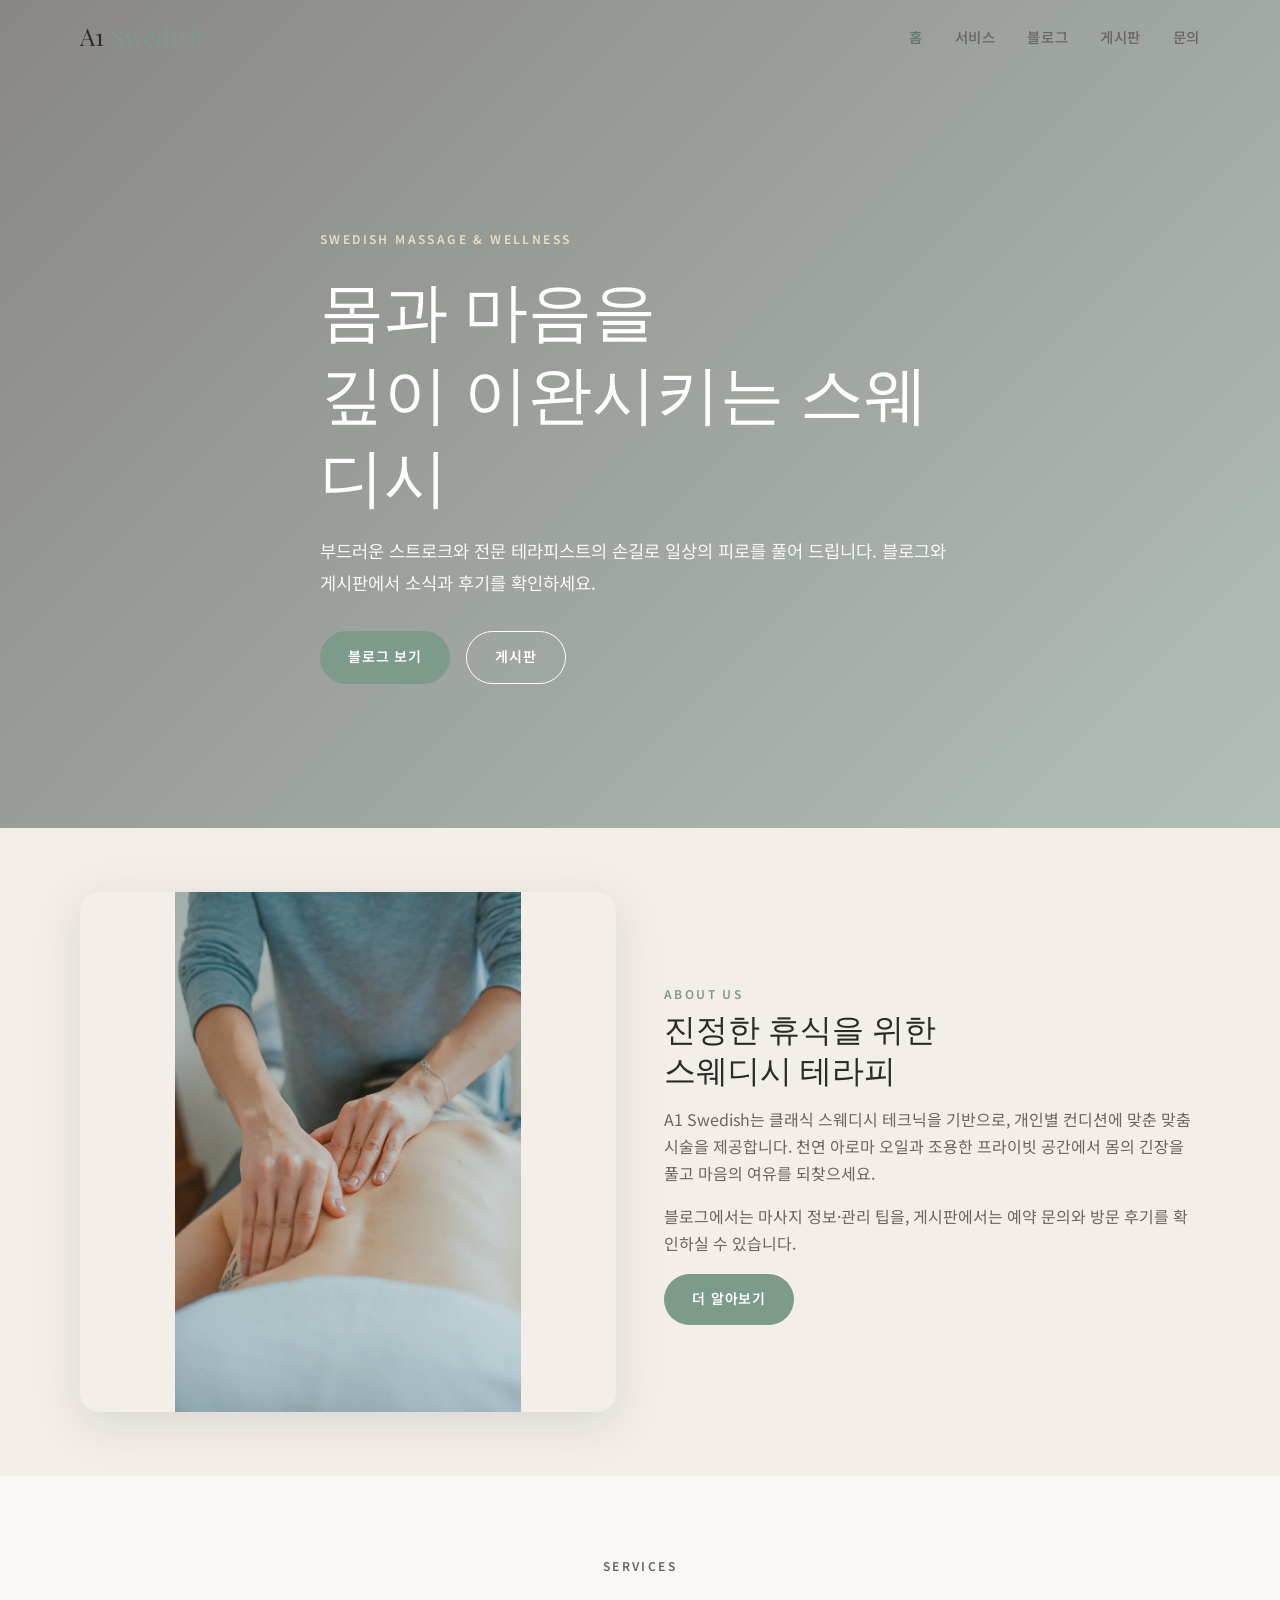
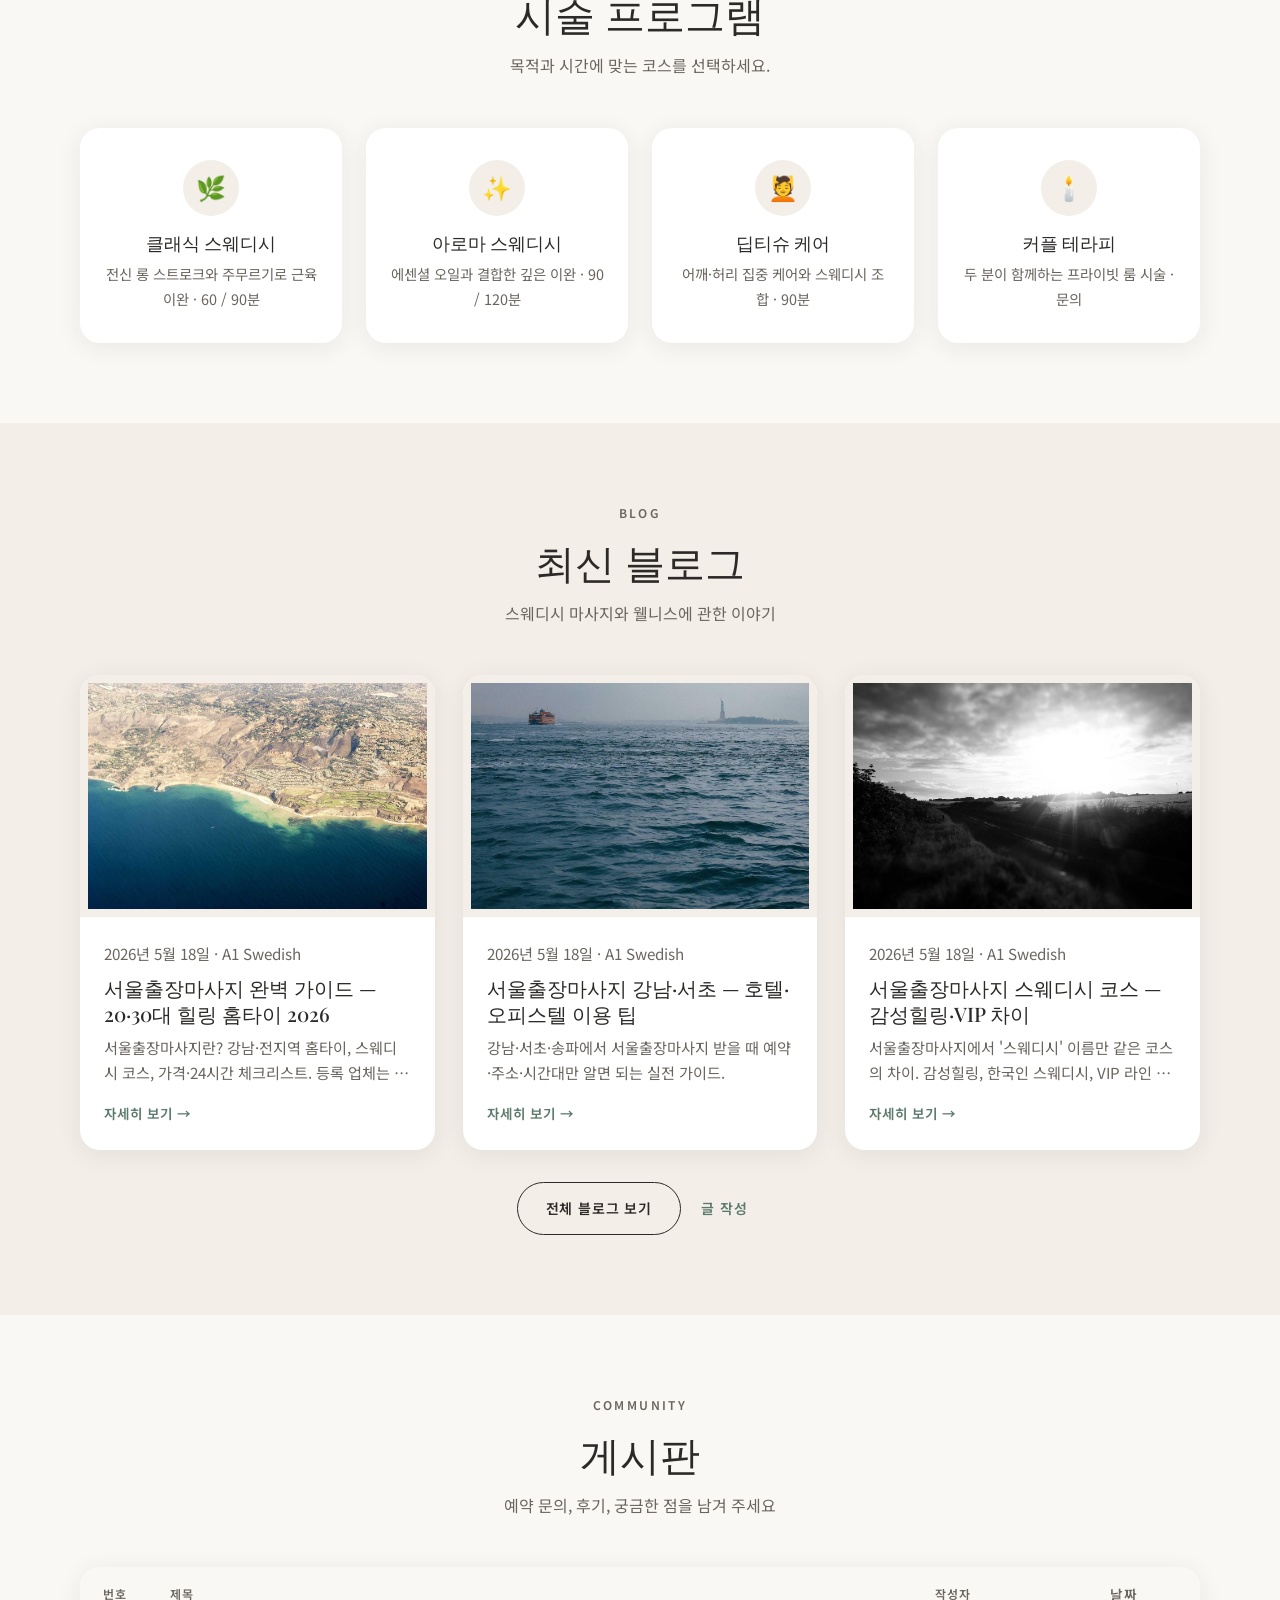
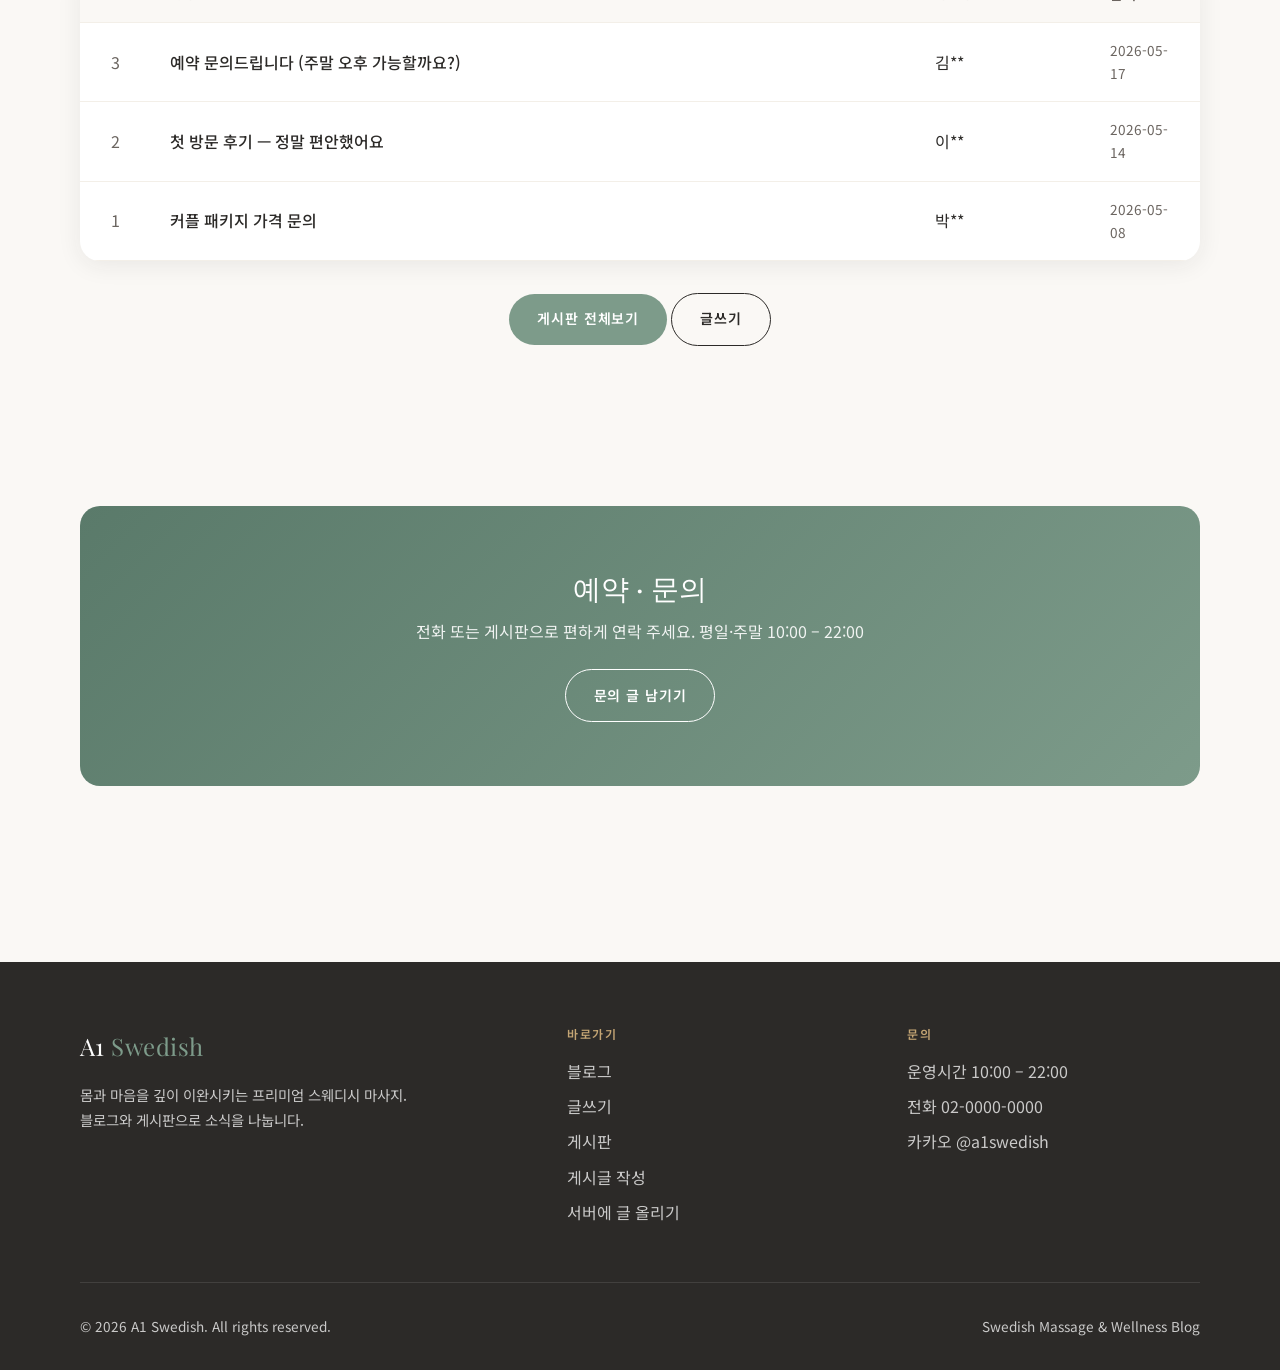
<file: index.html>
<!DOCTYPE html>
<html lang="ko">
<head>
  <meta charset="UTF-8" />
  <meta name="viewport" content="width=device-width, initial-scale=1.0" />
  <meta name="description" content="A1 Swedish — 서울 프리미엄 스웨디시 마사지. 어깨·허리 결림, 스트레스·수면 케어. 전문 테라피스트의 클래식 스웨디시와 아로마 오일 시술." />
  <meta name="keywords" content="스웨디시 마사지, 스웨디시, 마사지, 아로마 마사지, 어깨 마사지, 허리 마사지, 힐링, A1 Swedish" />
  <title>A1 Swedish | 스웨디시 마사지 · 웰니스 블로그</title>
  <link rel="canonical" href="https://ii8576971-wq.github.io/a1-swedish/" />
  <meta name="robots" content="index, follow" />
  <meta property="og:title" content="A1 Swedish | 스웨디시 마사지 · 웰니스 블로그" />
  <meta property="og:description" content="서울출장마사지·스웨디시 마사지 효과, 코스 선택, 홈타이 가이드. A1 Swedish 웰니스 블로그." />
  <meta property="og:url" content="https://ii8576971-wq.github.io/a1-swedish/" />
  <meta property="og:type" content="website" />
  <meta property="og:locale" content="ko_KR" />
  <meta name="twitter:card" content="summary_large_image" />
  <link rel="sitemap" type="application/xml" title="Sitemap" href="sitemap.xml" />
  <link rel="preconnect" href="https://fonts.googleapis.com" />
  <link rel="preconnect" href="https://fonts.gstatic.com" crossorigin />
  <link href="https://fonts.googleapis.com/css2?family=Noto+Sans+KR:wght@400;500;600;700&family=Playfair+Display:ital,wght@0,400;0,500;0,600;1,400&display=swap" rel="stylesheet" />
  <link rel="stylesheet" href="css/style.css" />
  <script src="js/site-config.js"></script>
  <script src="js/seo.js" defer></script>
</head>
<body data-seo-page="home">
  <header class="site-header">
    <div class="container header-inner">
      <a href="index.html" class="logo">A1 <span>Swedish</span></a>
      <button class="nav-toggle" aria-label="메뉴 열기" aria-expanded="false">
        <span></span><span></span><span></span>
      </button>
      <nav>
        <ul class="nav-main">
          <li><a href="index.html" class="active">홈</a></li>
          <li><a href="#services">서비스</a></li>
          <li><a href="blog.html">블로그</a></li>
          <li><a href="board.html">게시판</a></li>
          <li><a href="#contact">문의</a></li>
        </ul>
      </nav>
    </div>
  </header>

  <section class="hero">
    <div class="hero-bg" aria-hidden="true"></div>
    <div class="container hero-content">
      <span class="hero-label">Swedish Massage & Wellness</span>
      <h1>몸과 마음을<br />깊이 이완시키는 스웨디시</h1>
      <p>부드러운 스트로크와 전문 테라피스트의 손길로 일상의 피로를 풀어 드립니다. 블로그와 게시판에서 소식과 후기를 확인하세요.</p>
      <div class="hero-actions">
        <a href="blog.html" class="btn btn-primary">블로그 보기</a>
        <a href="board.html" class="btn btn-outline">게시판</a>
      </div>
    </div>
  </section>

  <section class="section about-strip" id="about">
    <div class="container about-inner">
      <img class="about-image" src="images/blog/b2-hero.jpg" alt="스웨디시 마사지 스파" loading="lazy" />
      <div class="about-text">
        <span class="section-label">About Us</span>
        <h2>진정한 휴식을 위한<br />스웨디시 테라피</h2>
        <p>A1 Swedish는 클래식 스웨디시 테크닉을 기반으로, 개인별 컨디션에 맞춘 맞춤 시술을 제공합니다. 천연 아로마 오일과 조용한 프라이빗 공간에서 몸의 긴장을 풀고 마음의 여유를 되찾으세요.</p>
        <p>블로그에서는 마사지 정보·관리 팁을, 게시판에서는 예약 문의와 방문 후기를 확인하실 수 있습니다.</p>
        <a href="blog.html" class="btn btn-primary">더 알아보기</a>
      </div>
    </div>
  </section>

  <section class="section" id="services">
    <div class="container">
      <header class="section-header">
        <p class="section-label">Services</p>
        <h2>시술 프로그램</h2>
        <p>목적과 시간에 맞는 코스를 선택하세요.</p>
      </header>
      <div class="services-grid">
        <article class="service-item">
          <div class="service-icon">🌿</div>
          <h3>클래식 스웨디시</h3>
          <p>전신 롱 스트로크와 주무르기로 근육 이완 · 60 / 90분</p>
        </article>
        <article class="service-item">
          <div class="service-icon">✨</div>
          <h3>아로마 스웨디시</h3>
          <p>에센셜 오일과 결합한 깊은 이완 · 90 / 120분</p>
        </article>
        <article class="service-item">
          <div class="service-icon">💆</div>
          <h3>딥티슈 케어</h3>
          <p>어깨·허리 집중 케어와 스웨디시 조합 · 90분</p>
        </article>
        <article class="service-item">
          <div class="service-icon">🕯️</div>
          <h3>커플 테라피</h3>
          <p>두 분이 함께하는 프라이빗 룸 시술 · 문의</p>
        </article>
      </div>
    </div>
  </section>

  <section class="section" style="background: var(--ivory);">
    <div class="container">
      <header class="section-header">
        <p class="section-label">Blog</p>
        <h2>최신 블로그</h2>
        <p>스웨디시 마사지와 웰니스에 관한 이야기</p>
      </header>
      <div id="home-blog" class="card-grid"></div>
      <p style="text-align:center;margin-top:2rem;">
        <a href="blog.html" class="btn btn-outline">전체 블로그 보기</a>
        <a href="blog-write.html" class="btn btn-ghost">글 작성</a>
      </p>
    </div>
  </section>

  <section class="section">
    <div class="container">
      <header class="section-header">
        <p class="section-label">Community</p>
        <h2>게시판</h2>
        <p>예약 문의, 후기, 궁금한 점을 남겨 주세요</p>
      </header>
      <div class="board-wrap">
        <table class="board-table">
          <thead>
            <tr>
              <th class="col-num">번호</th>
              <th>제목</th>
              <th>작성자</th>
              <th class="col-date">날짜</th>
            </tr>
          </thead>
          <tbody id="home-board"></tbody>
        </table>
      </div>
      <p style="text-align:center;margin-top:2rem;">
        <a href="board.html" class="btn btn-primary">게시판 전체보기</a>
        <a href="board-write.html" class="btn btn-outline">글쓰기</a>
      </p>
    </div>
  </section>

  <section class="section" id="contact">
    <div class="container">
      <div class="cta-band">
        <h2>예약 · 문의</h2>
        <p>전화 또는 게시판으로 편하게 연락 주세요. 평일·주말 10:00 – 22:00</p>
        <a href="board-write.html" class="btn btn-outline">문의 글 남기기</a>
      </div>
    </div>
  </section>

  <footer class="site-footer">
    <div class="container">
      <div class="footer-grid">
        <div class="footer-brand">
          <div class="logo">A1 <span>Swedish</span></div>
          <p>몸과 마음을 깊이 이완시키는 프리미엄 스웨디시 마사지.<br>블로그와 게시판으로 소식을 나눕니다.</p>
        </div>
        <div class="footer-col">
          <h4>바로가기</h4>
          <ul>
            <li><a href="blog.html">블로그</a></li>
            <li><a href="blog-write.html">글쓰기</a></li>
            <li><a href="board.html">게시판</a></li>
            <li><a href="board-write.html">게시글 작성</a></li>
            <li><a href="admin.html">서버에 글 올리기</a></li>
          </ul>
        </div>
        <div class="footer-col">
          <h4>문의</h4>
          <ul>
            <li>운영시간 10:00 – 22:00</li>
            <li>전화 02-0000-0000</li>
            <li>카카오 @a1swedish</li>
          </ul>
        </div>
      </div>
      <div class="footer-bottom">
        <span>&copy; 2026 A1 Swedish. All rights reserved.</span>
        <span>Swedish Massage & Wellness Blog</span>
      </div>
    </div>
  </footer>

  <script src="js/blog-data.js"></script>
  <script src="js/storage.js"></script>
  <script src="js/main.js"></script>
  <script src="js/blog.js"></script>
  <script src="js/board.js"></script>
  <script>
    whenDataReady(() => {
      renderHomeBlogPreview("home-blog", 3);
      renderHomeBoardPreview("home-board", 5);
    });
  </script>
</body>
</html>
</file>
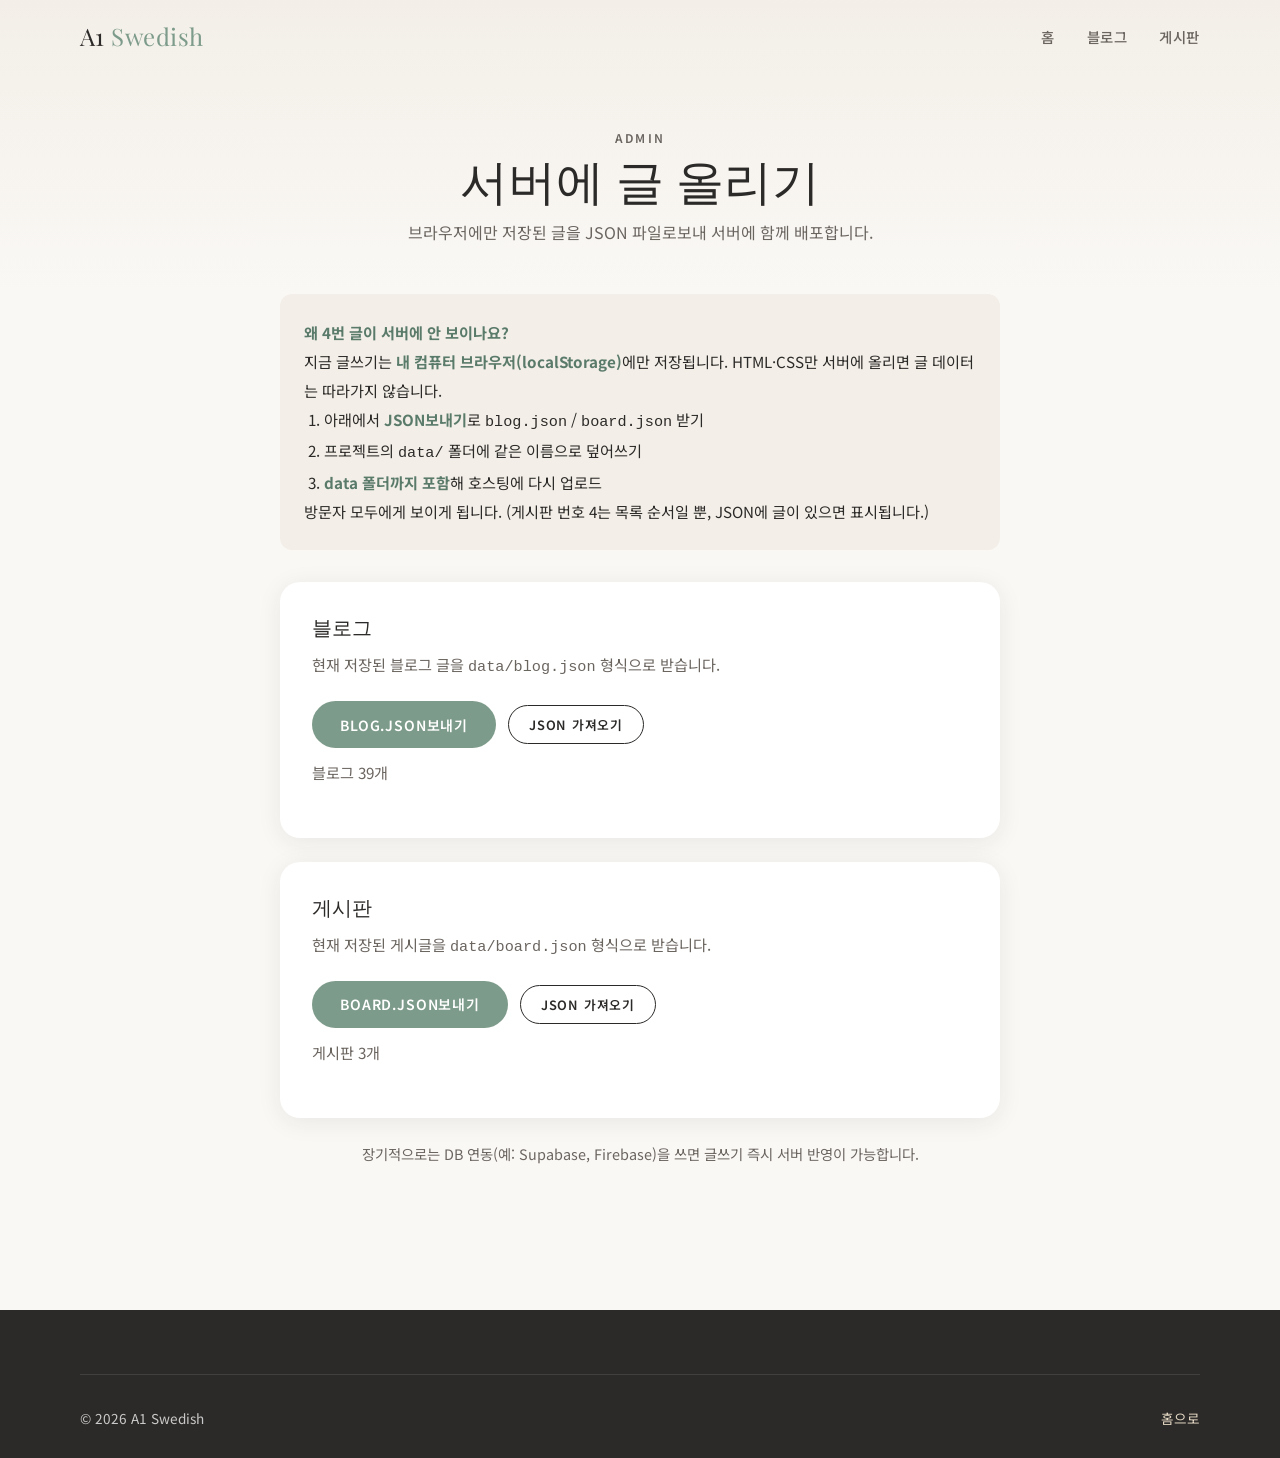
<file: admin.html>
<!DOCTYPE html>
<html lang="ko">
<head>
  <meta charset="UTF-8" />
  <meta name="viewport" content="width=device-width, initial-scale=1.0" />
  <meta name="robots" content="noindex, nofollow" />
  <title>데이터 관리 | A1 Swedish</title>
  <link rel="preconnect" href="https://fonts.googleapis.com" />
  <link rel="preconnect" href="https://fonts.gstatic.com" crossorigin />
  <link href="https://fonts.googleapis.com/css2?family=Noto+Sans+KR:wght@400;500;600;700&family=Playfair+Display:wght@400;500&display=swap" rel="stylesheet" />
  <link rel="stylesheet" href="css/style.css" />
  <style>
    .admin-card {
      background: var(--white);
      border-radius: var(--radius-lg);
      box-shadow: var(--shadow);
      padding: 2rem;
      margin-bottom: 1.5rem;
    }
    .admin-card h2 { font-size: 1.25rem; margin-bottom: 0.75rem; }
    .admin-card p { color: var(--muted); font-size: 0.95rem; margin-bottom: 1.25rem; }
    .admin-actions { display: flex; flex-wrap: wrap; gap: 0.75rem; align-items: center; }
    .admin-steps {
      background: var(--ivory);
      border-radius: var(--radius);
      padding: 1.5rem;
      margin-bottom: 2rem;
      font-size: 0.95rem;
      line-height: 1.9;
    }
    .admin-steps ol { margin-left: 1.25rem; }
    .admin-steps strong { color: var(--sage-dark); }
    .admin-count { font-size: 0.85rem; color: var(--muted); margin-top: 0.75rem; }
  </style>
</head>
<body>
  <header class="site-header scrolled">
    <div class="container header-inner">
      <a href="index.html" class="logo">A1 <span>Swedish</span></a>
      <nav>
        <ul class="nav-main">
          <li><a href="index.html">홈</a></li>
          <li><a href="blog.html">블로그</a></li>
          <li><a href="board.html">게시판</a></li>
        </ul>
      </nav>
    </div>
  </header>

  <section class="page-hero">
    <div class="container">
      <p class="section-label">Admin</p>
      <h1>서버에 글 올리기</h1>
      <p>브라우저에만 저장된 글을 JSON 파일로보내 서버에 함께 배포합니다.</p>
    </div>
  </section>

  <section class="section" style="padding-top: 0;">
    <div class="container" style="max-width: 720px;">
      <div class="admin-steps">
        <p><strong>왜 4번 글이 서버에 안 보이나요?</strong></p>
        <p>지금 글쓰기는 <strong>내 컴퓨터 브라우저(localStorage)</strong>에만 저장됩니다. HTML·CSS만 서버에 올리면 글 데이터는 따라가지 않습니다.</p>
        <ol>
          <li>아래에서 <strong>JSON보내기</strong>로 <code>blog.json</code> / <code>board.json</code> 받기</li>
          <li>프로젝트의 <code>data/</code> 폴더에 같은 이름으로 덮어쓰기</li>
          <li><strong>data 폴더까지 포함</strong>해 호스팅에 다시 업로드</li>
        </ol>
        <p>방문자 모두에게 보이게 됩니다. (게시판 번호 4는 목록 순서일 뿐, JSON에 글이 있으면 표시됩니다.)</p>
      </div>

      <article class="admin-card">
        <h2>블로그</h2>
        <p>현재 저장된 블로그 글을 <code>data/blog.json</code> 형식으로 받습니다.</p>
        <div class="admin-actions">
          <button type="button" class="btn btn-primary" id="export-blog">blog.json보내기</button>
          <label class="btn btn-outline btn-sm">
            JSON 가져오기
            <input type="file" accept=".json,application/json" id="import-blog" hidden />
          </label>
        </div>
        <p class="admin-count" id="blog-count"></p>
      </article>

      <article class="admin-card">
        <h2>게시판</h2>
        <p>현재 저장된 게시글을 <code>data/board.json</code> 형식으로 받습니다.</p>
        <div class="admin-actions">
          <button type="button" class="btn btn-primary" id="export-board">board.json보내기</button>
          <label class="btn btn-outline btn-sm">
            JSON 가져오기
            <input type="file" accept=".json,application/json" id="import-board" hidden />
          </label>
        </div>
        <p class="admin-count" id="board-count"></p>
      </article>

      <p style="text-align:center;color:var(--muted);font-size:0.9rem;">
        장기적으로는 DB 연동(예: Supabase, Firebase)을 쓰면 글쓰기 즉시 서버 반영이 가능합니다.
      </p>
    </div>
  </section>

  <footer class="site-footer">
    <div class="container">
      <div class="footer-bottom">
        <span>&copy; 2026 A1 Swedish</span>
        <a href="index.html">홈으로</a>
      </div>
    </div>
  </footer>

  <script src="js/blog-data.js"></script>
  <script src="js/storage.js"></script>
  <script src="js/main.js"></script>
  <script>
    whenDataReady(() => {
      document.getElementById("blog-count").textContent =
        `블로그 ${getBlogPosts().length}개`;
      document.getElementById("board-count").textContent =
        `게시판 ${getBoardPosts().length}개`;

      document.getElementById("export-blog").onclick = () => exportData("blog");
      document.getElementById("export-board").onclick = () => exportData("board");

      document.getElementById("import-blog").onchange = (e) => {
        importData("blog", e.target.files[0]);
        e.target.value = "";
      };
      document.getElementById("import-board").onchange = (e) => {
        importData("board", e.target.files[0]);
        e.target.value = "";
      };
    });
  </script>
</body>
</html>
</file>
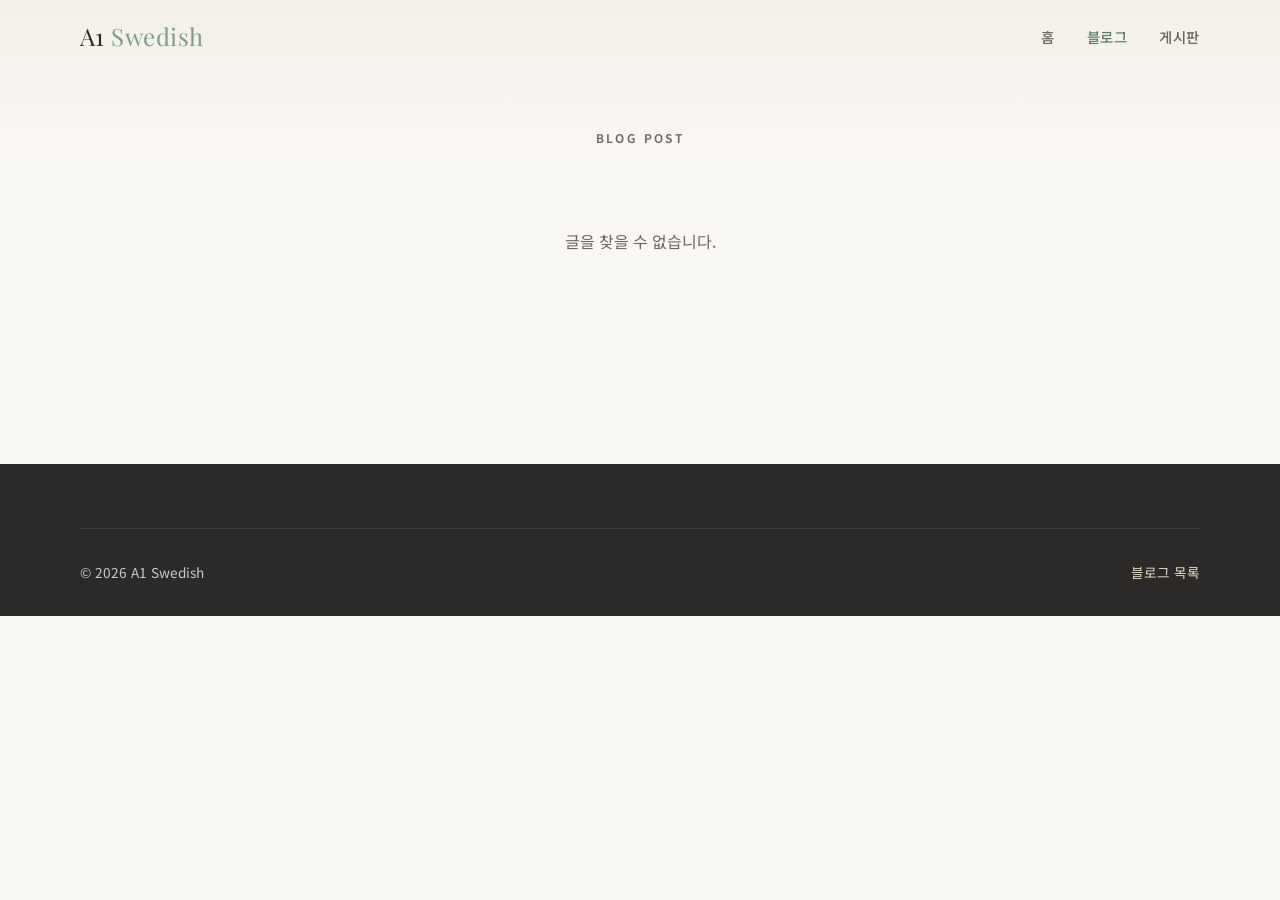
<file: blog-view.html>
<!DOCTYPE html>
<html lang="ko">
<head>
  <meta charset="UTF-8" />
  <meta name="viewport" content="width=device-width, initial-scale=1.0" />
  <meta name="description" content="스웨디시 마사지 정보 — A1 Swedish 블로그" />
  <link rel="canonical" href="https://ii8576971-wq.github.io/a1-swedish/blog.html" />
  <meta name="robots" content="index, follow" />
  <title>블로그 | A1 Swedish</title>
  <link rel="preconnect" href="https://fonts.googleapis.com" />
  <link rel="preconnect" href="https://fonts.gstatic.com" crossorigin />
  <link href="https://fonts.googleapis.com/css2?family=Noto+Sans+KR:wght@400;500;600;700&family=Playfair+Display:ital,wght@0,400;0,500;0,600;1,400&display=swap" rel="stylesheet" />
  <link rel="stylesheet" href="css/style.css" />
  <script src="js/site-config.js"></script>
</head>
<body>
  <header class="site-header">
    <div class="container header-inner">
      <a href="index.html" class="logo">A1 <span>Swedish</span></a>
      <button class="nav-toggle" aria-label="메뉴 열기" aria-expanded="false">
        <span></span><span></span><span></span>
      </button>
      <nav>
        <ul class="nav-main">
          <li><a href="index.html">홈</a></li>
          <li><a href="blog.html" class="active">블로그</a></li>
          <li><a href="board.html">게시판</a></li>
        </ul>
      </nav>
    </div>
  </header>

  <section class="page-hero" style="padding-bottom: 1rem;">
    <div class="container">
      <p class="section-label">Blog Post</p>
    </div>
  </section>

  <section class="section" style="padding-top: 0;">
    <div class="container" id="blog-view"></div>
  </section>

  <footer class="site-footer">
    <div class="container">
      <div class="footer-bottom">
        <span>&copy; 2026 A1 Swedish</span>
        <a href="blog.html">블로그 목록</a>
      </div>
    </div>
  </footer>

  <script src="js/blog-data.js"></script>
  <script src="js/storage.js"></script>
  <script src="js/main.js"></script>
  <script src="js/blog.js"></script>
  <script>
    whenDataReady(renderBlogView);
  </script>
</body>
</html>
</file>
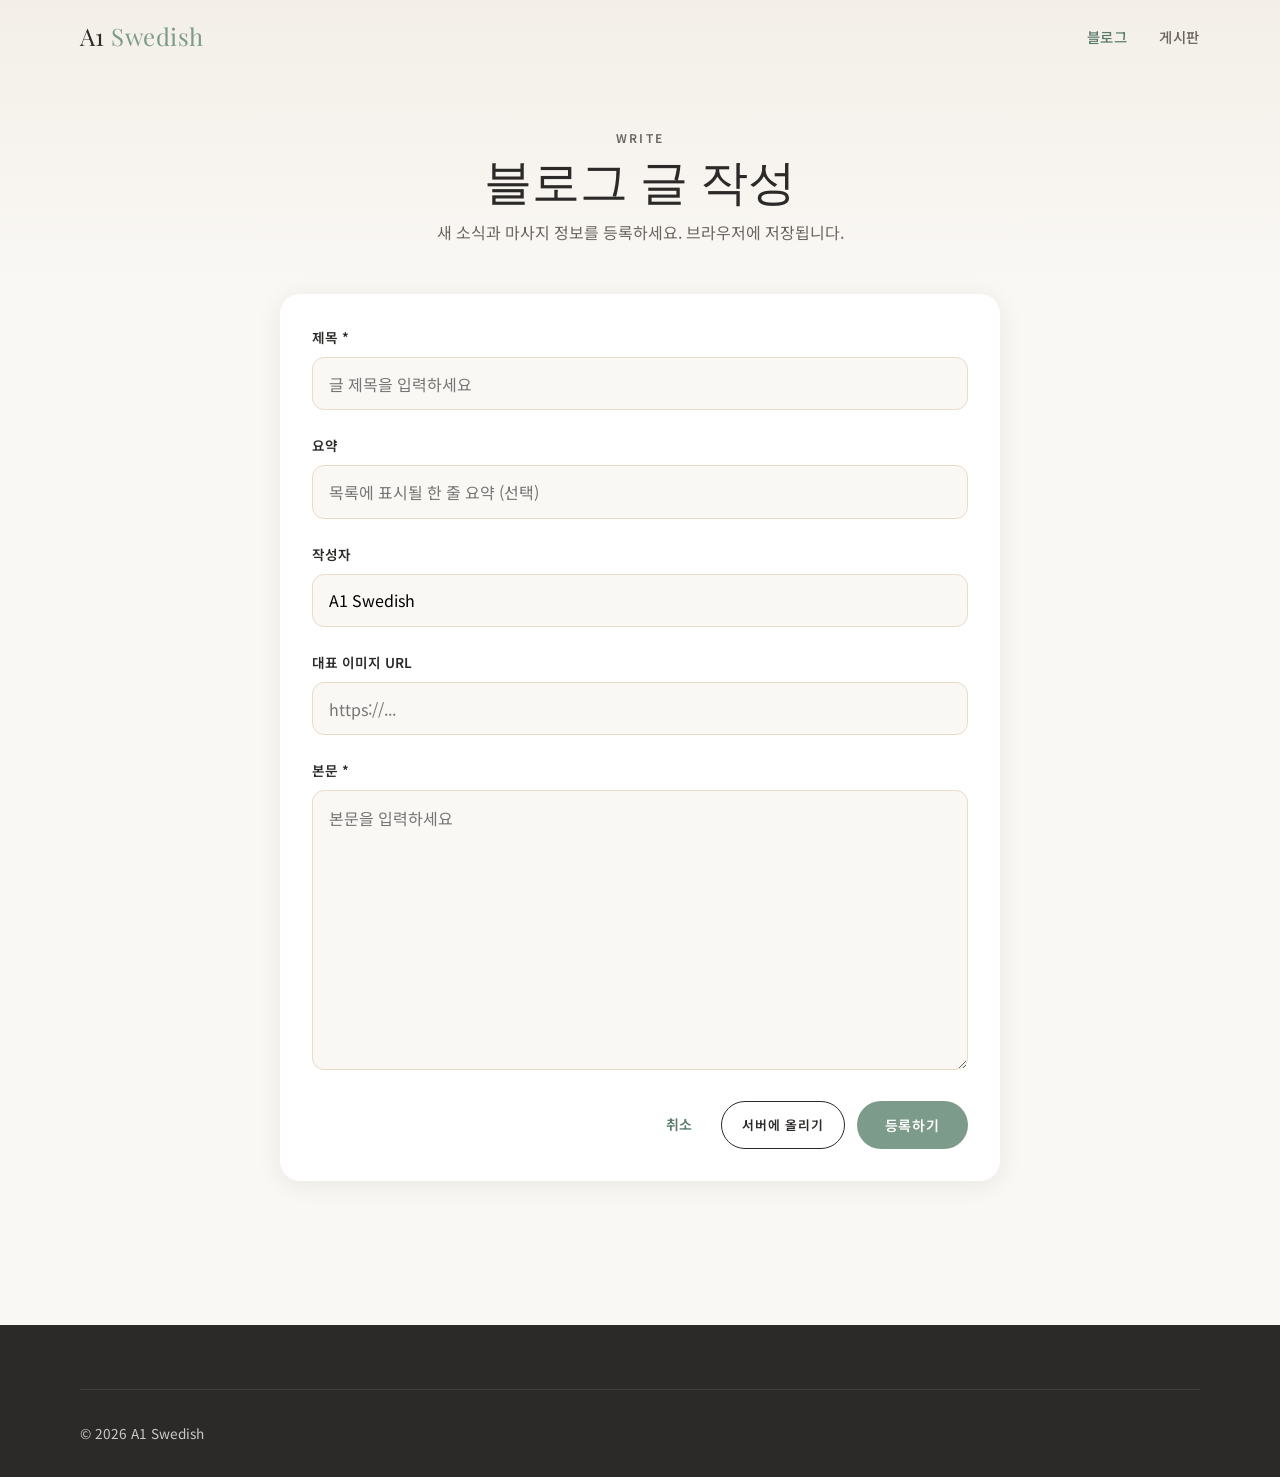
<file: blog-write.html>
<!DOCTYPE html>
<html lang="ko">
<head>
  <meta charset="UTF-8" />
  <meta name="viewport" content="width=device-width, initial-scale=1.0" />
  <meta name="robots" content="noindex, nofollow" />
  <title>블로그 글쓰기 | A1 Swedish</title>
  <link rel="preconnect" href="https://fonts.googleapis.com" />
  <link rel="preconnect" href="https://fonts.gstatic.com" crossorigin />
  <link href="https://fonts.googleapis.com/css2?family=Noto+Sans+KR:wght@400;500;600;700&family=Playfair+Display:ital,wght@0,400;0,500;0,600;1,400&display=swap" rel="stylesheet" />
  <link rel="stylesheet" href="css/style.css" />
</head>
<body>
  <header class="site-header">
    <div class="container header-inner">
      <a href="index.html" class="logo">A1 <span>Swedish</span></a>
      <button class="nav-toggle" aria-label="메뉴 열기" aria-expanded="false">
        <span></span><span></span><span></span>
      </button>
      <nav>
        <ul class="nav-main">
          <li><a href="blog.html" class="active">블로그</a></li>
          <li><a href="board.html">게시판</a></li>
        </ul>
      </nav>
    </div>
  </header>

  <section class="page-hero">
    <div class="container">
      <p class="section-label">Write</p>
      <h1>블로그 글 작성</h1>
      <p>새 소식과 마사지 정보를 등록하세요. 브라우저에 저장됩니다.</p>
    </div>
  </section>

  <section class="section" style="padding-top: 0;">
    <div class="container">
      <form id="blog-write-form" class="write-form">
        <div class="form-group">
          <label for="title">제목 *</label>
          <input type="text" id="title" name="title" required placeholder="글 제목을 입력하세요" />
        </div>
        <div class="form-group">
          <label for="excerpt">요약</label>
          <input type="text" id="excerpt" name="excerpt" placeholder="목록에 표시될 한 줄 요약 (선택)" />
        </div>
        <div class="form-group">
          <label for="author">작성자</label>
          <input type="text" id="author" name="author" value="A1 Swedish" />
        </div>
        <div class="form-group">
          <label for="image">대표 이미지 URL</label>
          <input type="url" id="image" name="image" placeholder="https://..." />
        </div>
        <div class="form-group">
          <label for="content">본문 *</label>
          <textarea id="content" name="content" required placeholder="본문을 입력하세요"></textarea>
        </div>
        <div class="form-actions">
          <a href="blog.html" class="btn btn-ghost">취소</a>
          <a href="admin.html" class="btn btn-outline btn-sm">서버에 올리기</a>
          <button type="submit" class="btn btn-primary">등록하기</button>
        </div>
      </form>
    </div>
  </section>

  <footer class="site-footer">
    <div class="container">
      <div class="footer-bottom">
        <span>&copy; 2026 A1 Swedish</span>
      </div>
    </div>
  </footer>

  <script src="js/blog-data.js"></script>
  <script src="js/storage.js"></script>
  <script src="js/main.js"></script>
  <script src="js/blog.js"></script>
  <script>
    whenDataReady(initBlogWriteForm);
  </script>
</body>
</html>
</file>
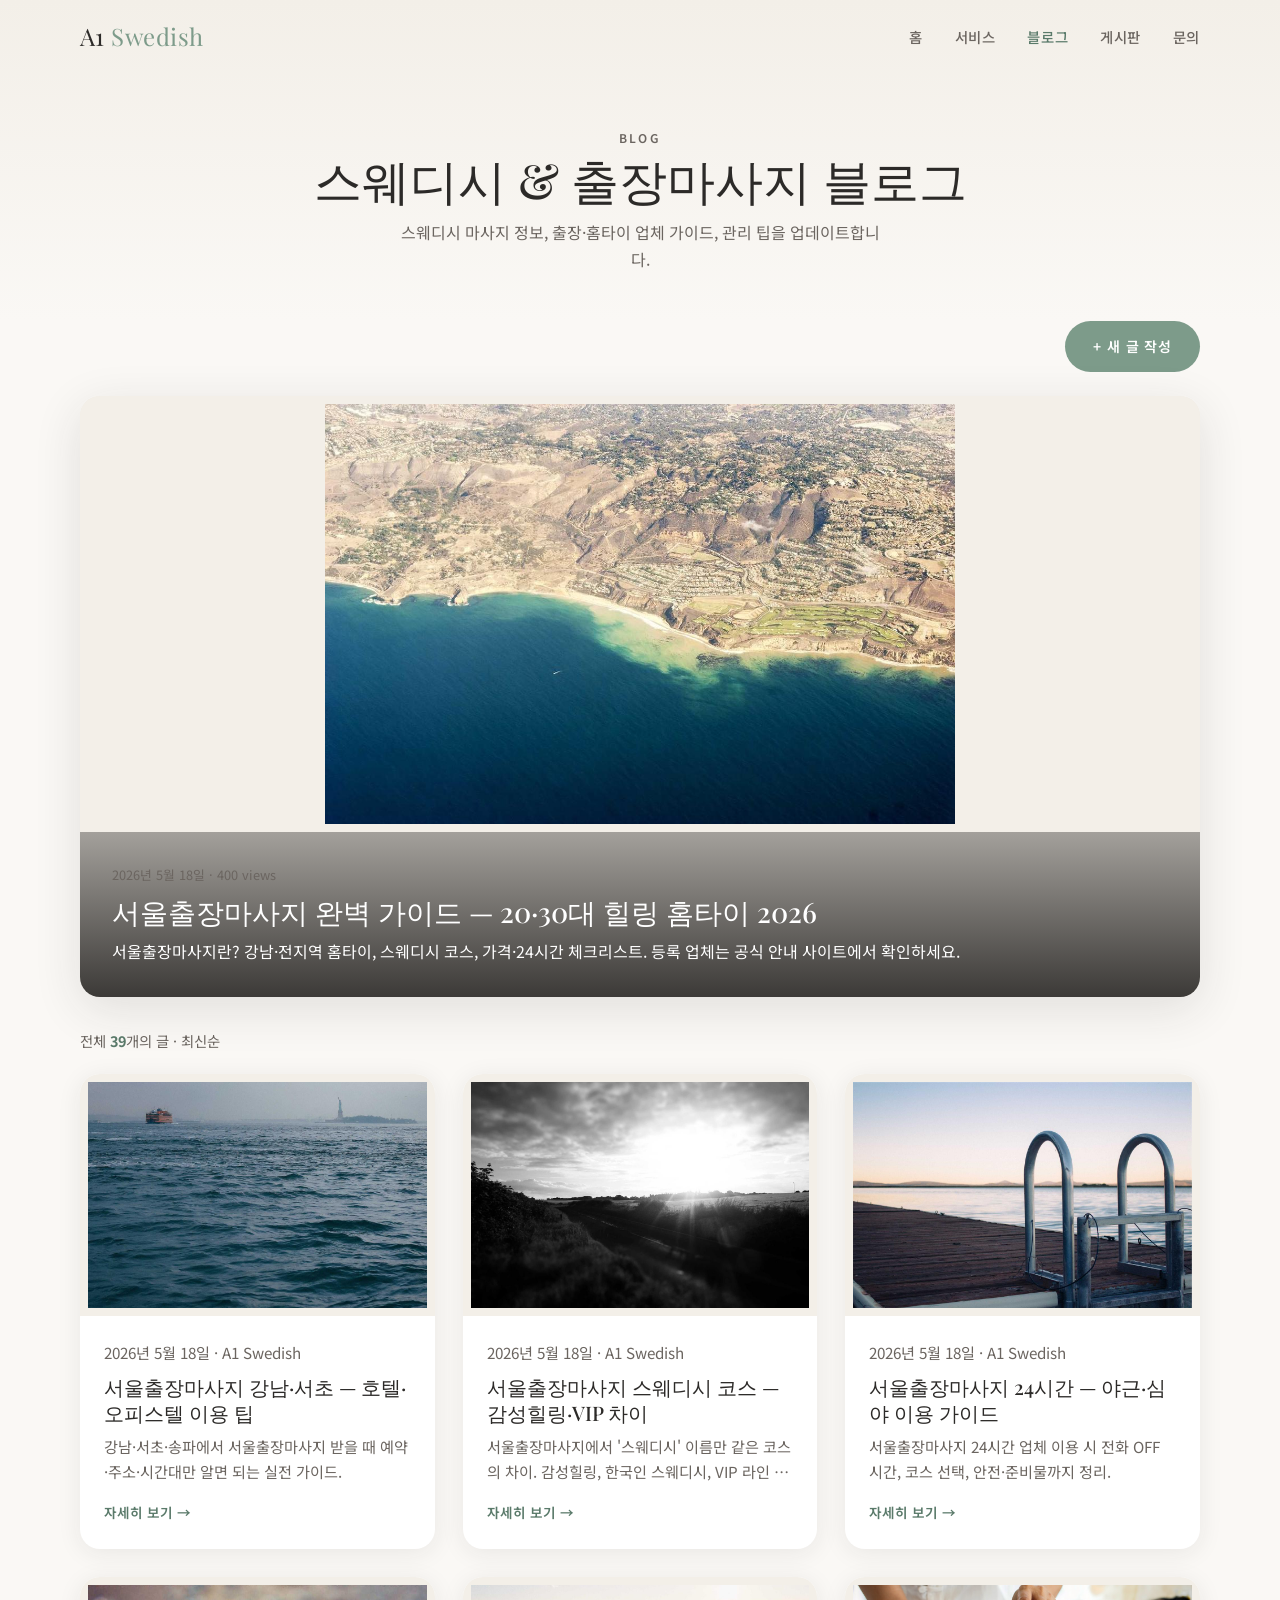
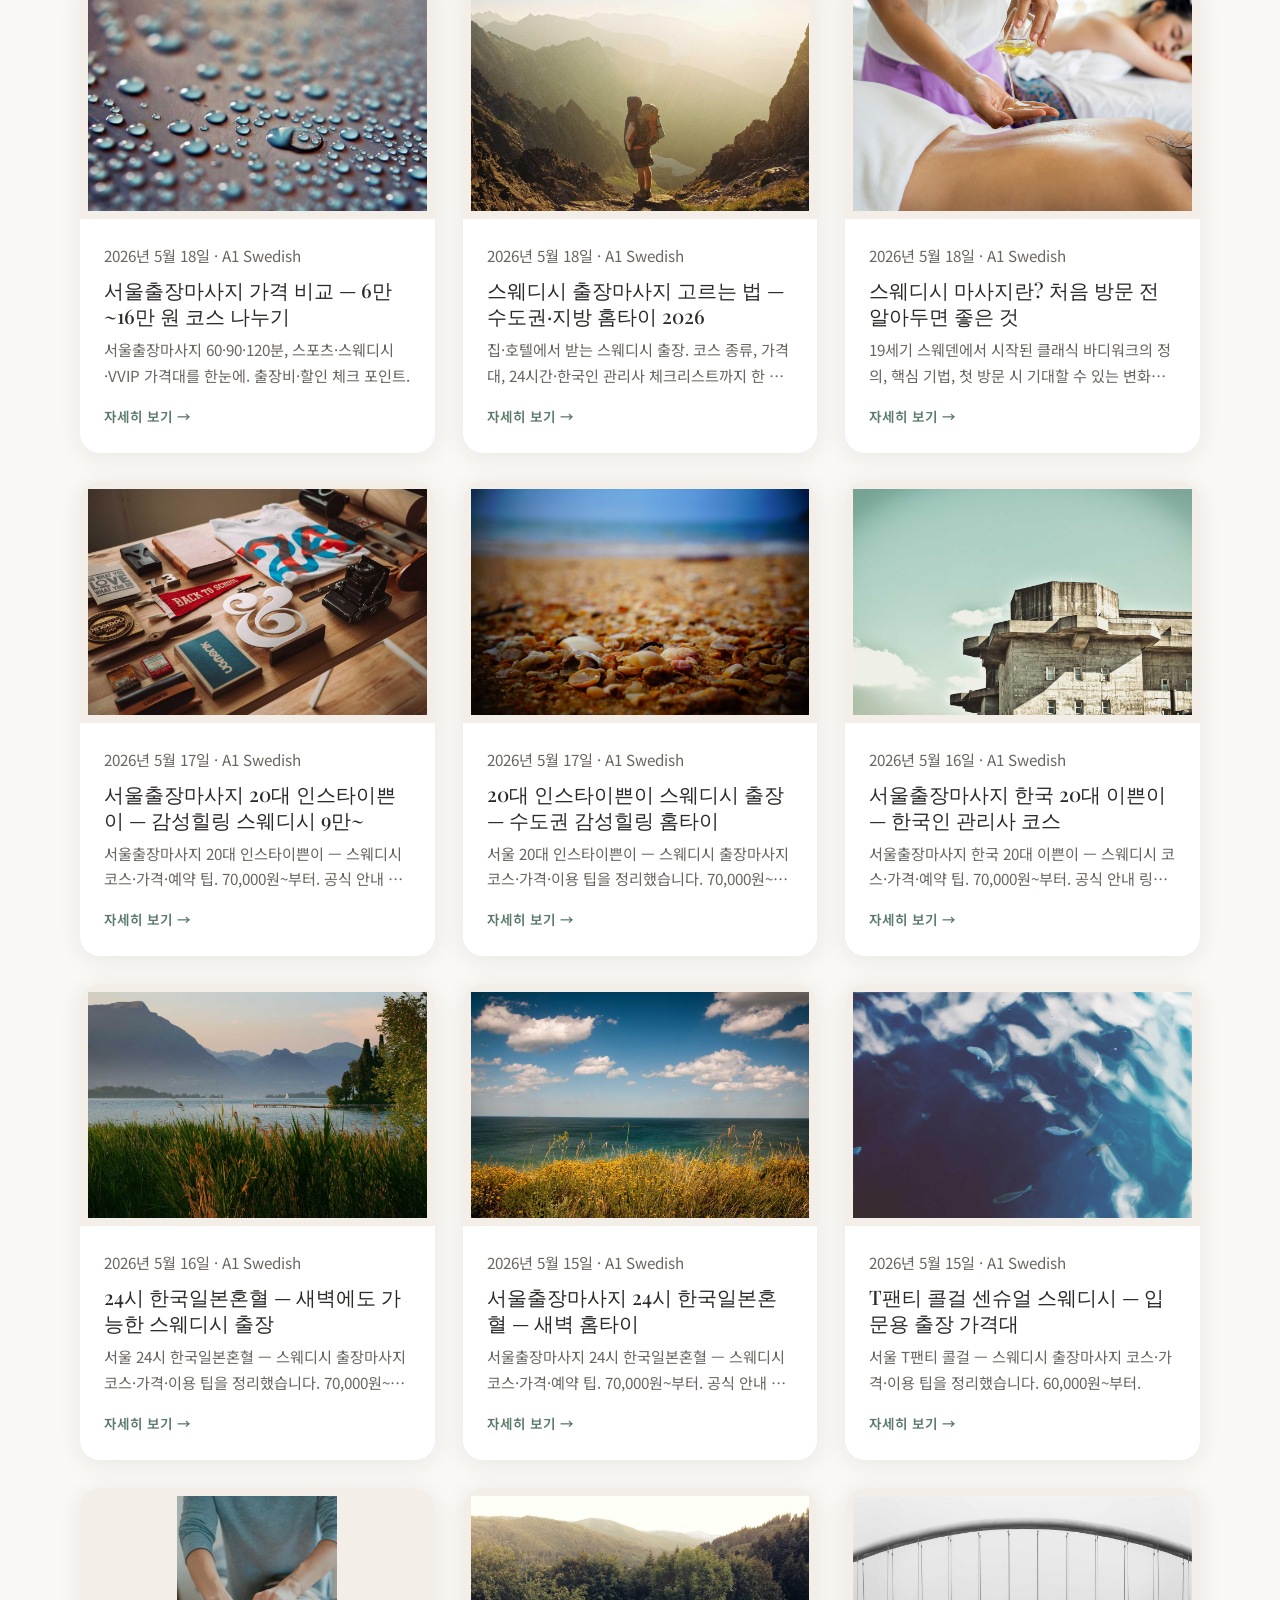
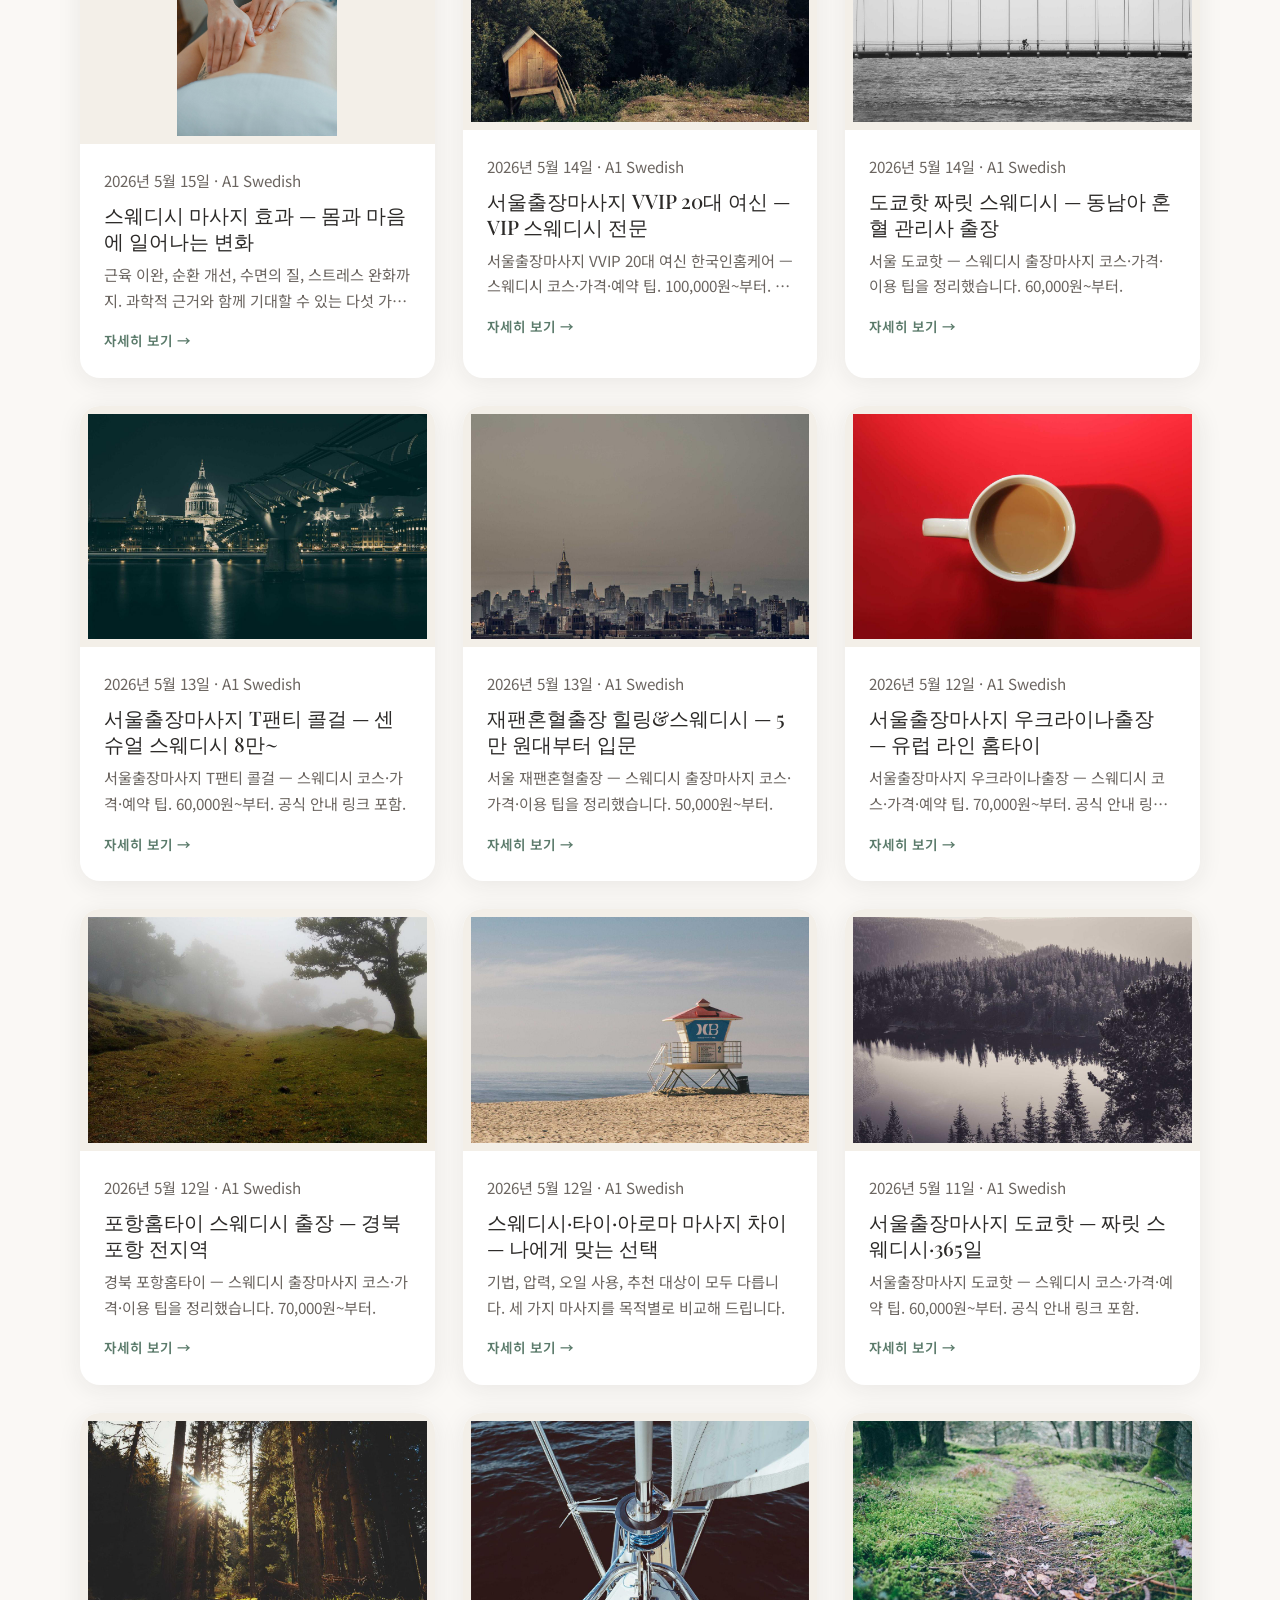
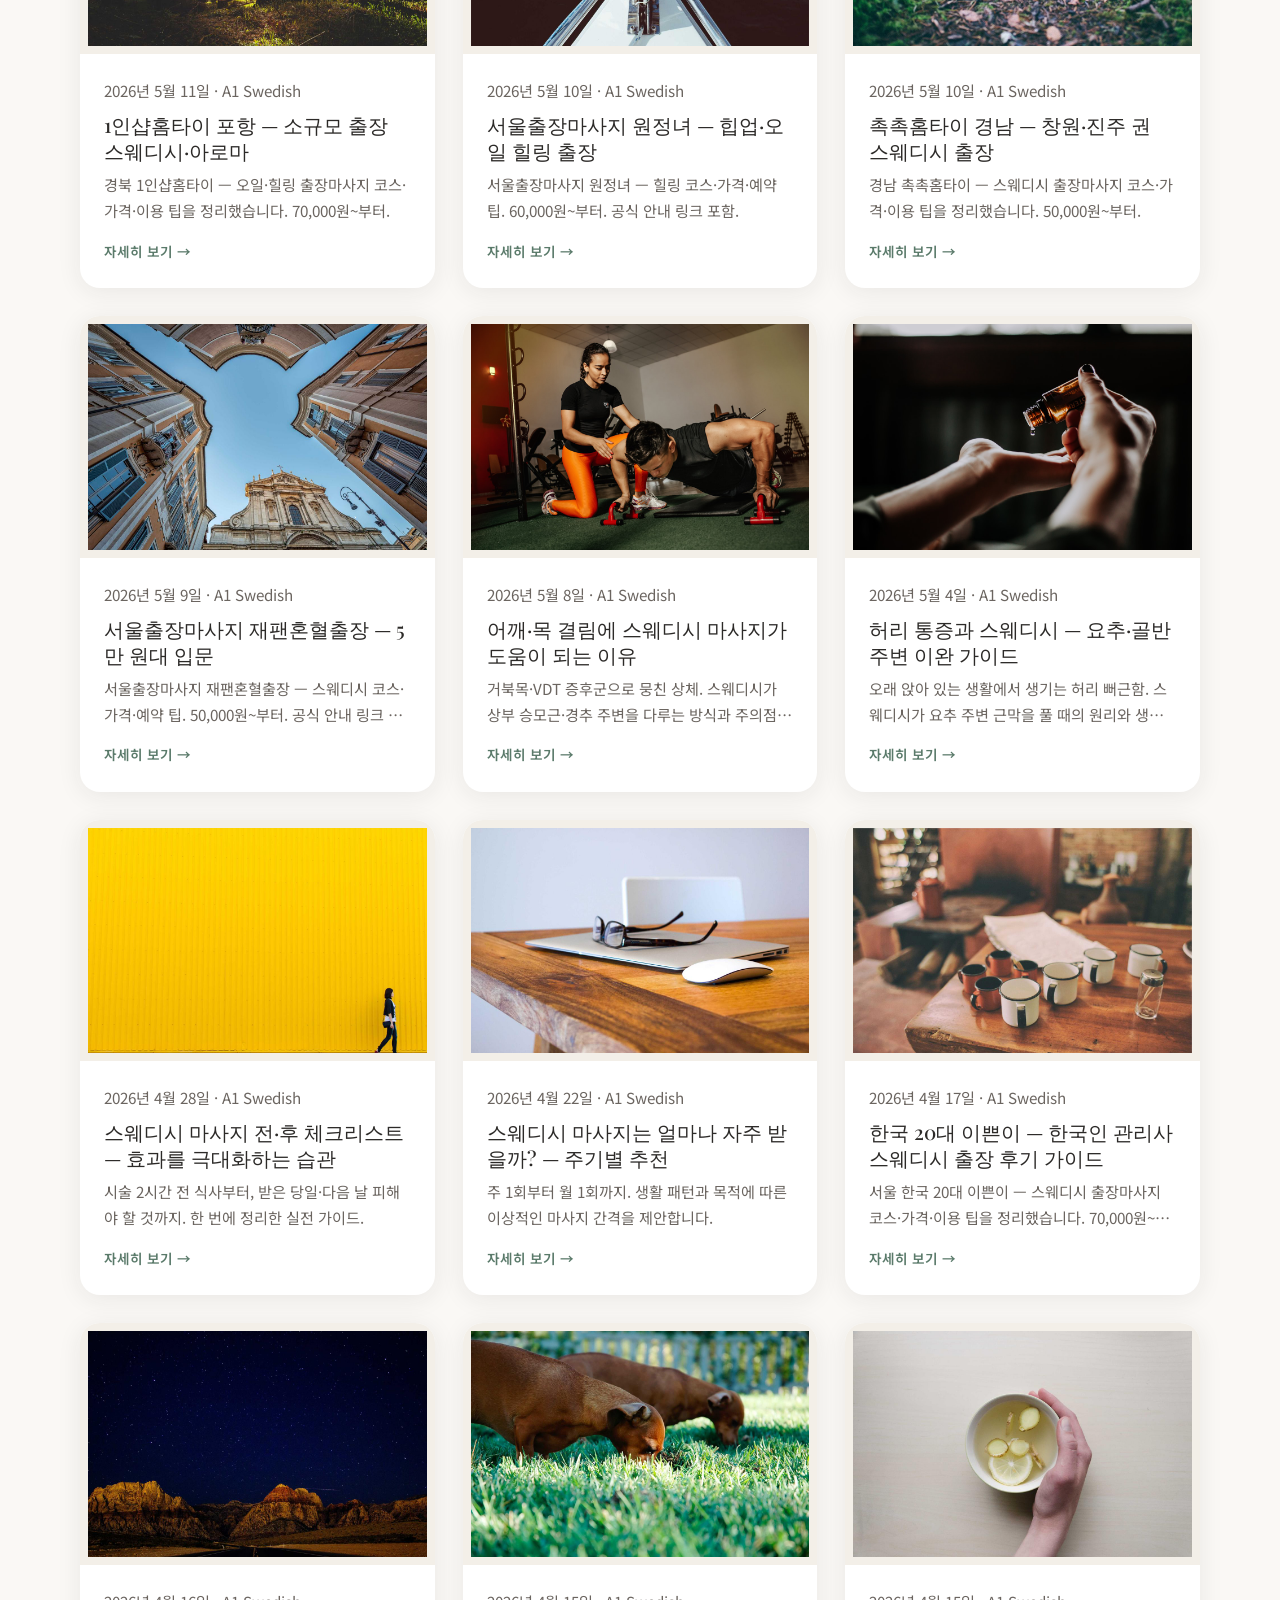
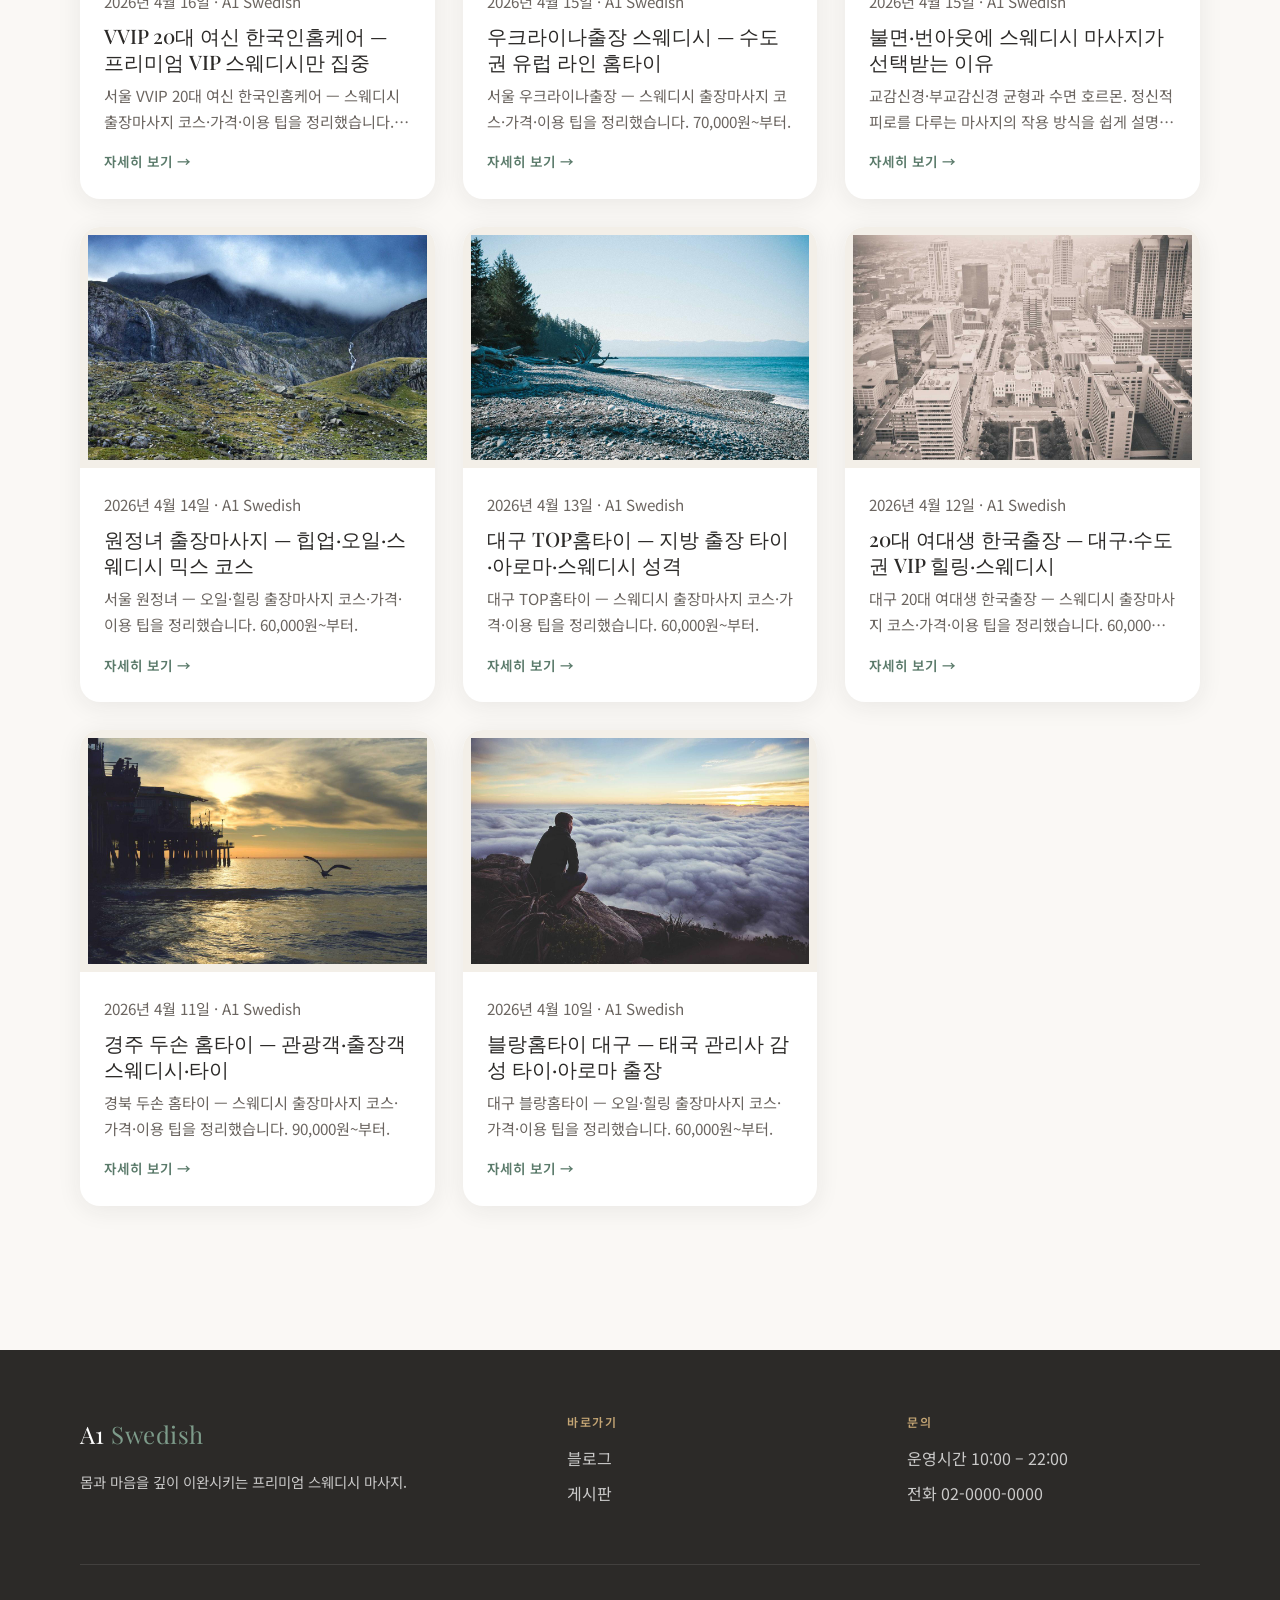
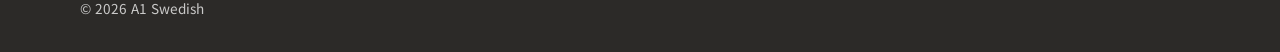
<file: blog.html>
<!DOCTYPE html>
<html lang="ko">
<head>
  <meta charset="UTF-8" />
  <meta name="viewport" content="width=device-width, initial-scale=1.0" />
  <meta name="description" content="스웨디시 마사지 효과, 타이·아로마와의 차이, 어깨·허리 케어, 수면·스트레스 완화까지. A1 Swedish 전문 블로그." />
  <meta name="keywords" content="스웨디시 마사지, 스웨디시 효과, 마사지 차이, 어깨 결림, 허리 통증" />
  <title>스웨디시 마사지 블로그 | A1 Swedish</title>
  <link rel="canonical" href="https://ii8576971-wq.github.io/a1-swedish/blog.html" />
  <meta name="robots" content="index, follow" />
  <meta property="og:title" content="스웨디시 마사지·서울출장마사지 블로그 | A1 Swedish" />
  <meta property="og:url" content="https://ii8576971-wq.github.io/a1-swedish/blog.html" />
  <meta property="og:type" content="website" />
  <link rel="sitemap" type="application/xml" href="sitemap.xml" />
  <link rel="preconnect" href="https://fonts.googleapis.com" />
  <link rel="preconnect" href="https://fonts.gstatic.com" crossorigin />
  <link href="https://fonts.googleapis.com/css2?family=Noto+Sans+KR:wght@400;500;600;700&family=Playfair+Display:ital,wght@0,400;0,500;0,600;1,400&display=swap" rel="stylesheet" />
  <link rel="stylesheet" href="css/style.css" />
  <script src="js/site-config.js"></script>
  <script src="js/seo.js" defer></script>
</head>
<body data-seo-page="blog.html">
  <header class="site-header">
    <div class="container header-inner">
      <a href="index.html" class="logo">A1 <span>Swedish</span></a>
      <button class="nav-toggle" aria-label="메뉴 열기" aria-expanded="false">
        <span></span><span></span><span></span>
      </button>
      <nav>
        <ul class="nav-main">
          <li><a href="index.html">홈</a></li>
          <li><a href="index.html#services">서비스</a></li>
          <li><a href="blog.html" class="active">블로그</a></li>
          <li><a href="board.html">게시판</a></li>
          <li><a href="index.html#contact">문의</a></li>
        </ul>
      </nav>
    </div>
  </header>

  <section class="page-hero">
    <div class="container">
      <p class="section-label">Blog</p>
      <h1>스웨디시 & 출장마사지 블로그</h1>
      <p>스웨디시 마사지 정보, 출장·홈타이 업체 가이드, 관리 팁을 업데이트합니다.</p>
    </div>
  </section>

  <section class="section" style="padding-top: 0;">
    <div class="container">
      <div style="display:flex;justify-content:flex-end;margin-bottom:1.5rem;">
        <a href="blog-write.html" class="btn btn-primary">+ 새 글 작성</a>
      </div>
      <div id="blog-list"></div>
    </div>
  </section>

  <footer class="site-footer">
    <div class="container">
      <div class="footer-grid">
        <div class="footer-brand">
          <div class="logo">A1 <span>Swedish</span></div>
          <p>몸과 마음을 깊이 이완시키는 프리미엄 스웨디시 마사지.</p>
        </div>
        <div class="footer-col">
          <h4>바로가기</h4>
          <ul>
            <li><a href="blog.html">블로그</a></li>
            <li><a href="board.html">게시판</a></li>
          </ul>
        </div>
        <div class="footer-col">
          <h4>문의</h4>
          <ul>
            <li>운영시간 10:00 – 22:00</li>
            <li>전화 02-0000-0000</li>
          </ul>
        </div>
      </div>
      <div class="footer-bottom">
        <span>&copy; 2026 A1 Swedish</span>
      </div>
    </div>
  </footer>

  <script src="js/blog-data.js"></script>
  <script src="js/storage.js"></script>
  <script src="js/main.js"></script>
  <script src="js/blog.js"></script>
  <script>
    whenDataReady(() => renderBlogList("blog-list"));
  </script>
</body>
</html>
</file>
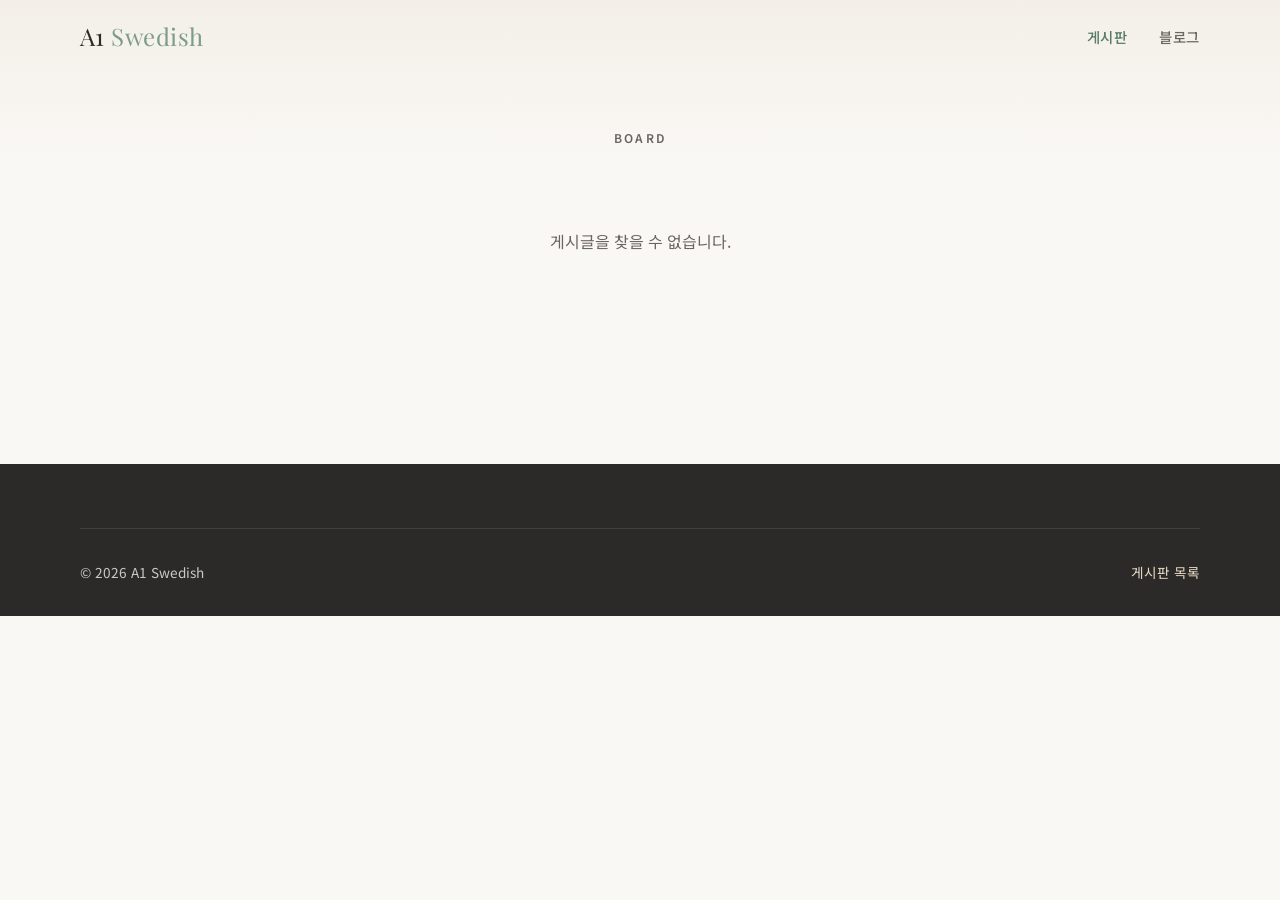
<file: board-view.html>
<!DOCTYPE html>
<html lang="ko">
<head>
  <meta charset="UTF-8" />
  <meta name="viewport" content="width=device-width, initial-scale=1.0" />
  <meta name="robots" content="index, follow" />
  <link rel="canonical" href="https://ii8576971-wq.github.io/a1-swedish/board.html" />
  <title>게시판 | A1 Swedish</title>
  <link rel="preconnect" href="https://fonts.googleapis.com" />
  <link rel="preconnect" href="https://fonts.gstatic.com" crossorigin />
  <link href="https://fonts.googleapis.com/css2?family=Noto+Sans+KR:wght@400;500;600;700&family=Playfair+Display:ital,wght@0,400;0,500;0,600;1,400&display=swap" rel="stylesheet" />
  <link rel="stylesheet" href="css/style.css" />
  <script src="js/site-config.js"></script>
</head>
<body>
  <header class="site-header">
    <div class="container header-inner">
      <a href="index.html" class="logo">A1 <span>Swedish</span></a>
      <button class="nav-toggle" aria-label="메뉴 열기" aria-expanded="false">
        <span></span><span></span><span></span>
      </button>
      <nav>
        <ul class="nav-main">
          <li><a href="board.html" class="active">게시판</a></li>
          <li><a href="blog.html">블로그</a></li>
        </ul>
      </nav>
    </div>
  </header>

  <section class="page-hero" style="padding-bottom: 1rem;">
    <div class="container">
      <p class="section-label">Board</p>
    </div>
  </section>

  <section class="section" style="padding-top: 0;">
    <div class="container" id="board-view"></div>
  </section>

  <footer class="site-footer">
    <div class="container">
      <div class="footer-bottom">
        <span>&copy; 2026 A1 Swedish</span>
        <a href="board.html">게시판 목록</a>
      </div>
    </div>
  </footer>

  <script src="js/storage.js"></script>
  <script src="js/main.js"></script>
  <script src="js/board.js"></script>
  <script>
    whenDataReady(renderBoardView);
  </script>
</body>
</html>
</file>
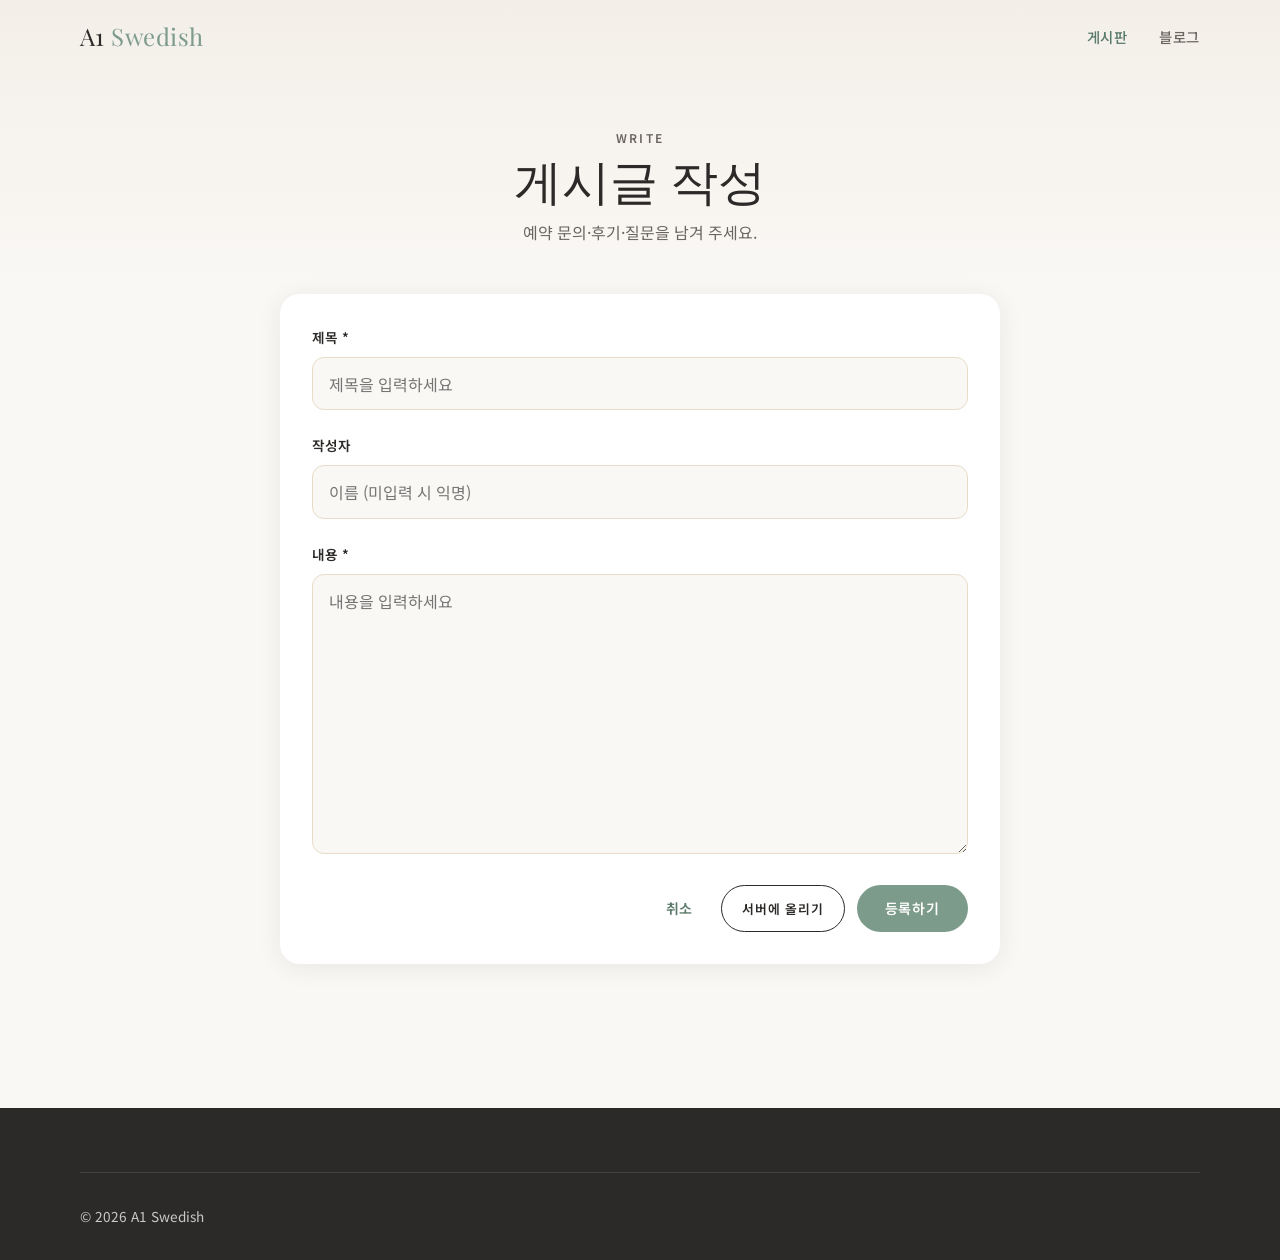
<file: board-write.html>
<!DOCTYPE html>
<html lang="ko">
<head>
  <meta charset="UTF-8" />
  <meta name="viewport" content="width=device-width, initial-scale=1.0" />
  <meta name="robots" content="noindex, nofollow" />
  <title>게시글 작성 | A1 Swedish</title>
  <link rel="preconnect" href="https://fonts.googleapis.com" />
  <link rel="preconnect" href="https://fonts.gstatic.com" crossorigin />
  <link href="https://fonts.googleapis.com/css2?family=Noto+Sans+KR:wght@400;500;600;700&family=Playfair+Display:ital,wght@0,400;0,500;0,600;1,400&display=swap" rel="stylesheet" />
  <link rel="stylesheet" href="css/style.css" />
</head>
<body>
  <header class="site-header">
    <div class="container header-inner">
      <a href="index.html" class="logo">A1 <span>Swedish</span></a>
      <button class="nav-toggle" aria-label="메뉴 열기" aria-expanded="false">
        <span></span><span></span><span></span>
      </button>
      <nav>
        <ul class="nav-main">
          <li><a href="board.html" class="active">게시판</a></li>
          <li><a href="blog.html">블로그</a></li>
        </ul>
      </nav>
    </div>
  </header>

  <section class="page-hero">
    <div class="container">
      <p class="section-label">Write</p>
      <h1>게시글 작성</h1>
      <p>예약 문의·후기·질문을 남겨 주세요.</p>
    </div>
  </section>

  <section class="section" style="padding-top: 0;">
    <div class="container">
      <form id="board-write-form" class="write-form">
        <div class="form-group">
          <label for="title">제목 *</label>
          <input type="text" id="title" name="title" required placeholder="제목을 입력하세요" />
        </div>
        <div class="form-group">
          <label for="author">작성자</label>
          <input type="text" id="author" name="author" placeholder="이름 (미입력 시 익명)" />
        </div>
        <div class="form-group">
          <label for="content">내용 *</label>
          <textarea id="content" name="content" required placeholder="내용을 입력하세요"></textarea>
        </div>
        <div class="form-actions">
          <a href="board.html" class="btn btn-ghost">취소</a>
          <a href="admin.html" class="btn btn-outline btn-sm">서버에 올리기</a>
          <button type="submit" class="btn btn-primary">등록하기</button>
        </div>
      </form>
    </div>
  </section>

  <footer class="site-footer">
    <div class="container">
      <div class="footer-bottom">
        <span>&copy; 2026 A1 Swedish</span>
      </div>
    </div>
  </footer>

  <script src="js/storage.js"></script>
  <script src="js/main.js"></script>
  <script src="js/board.js"></script>
  <script>
    whenDataReady(initBoardWriteForm);
  </script>
</body>
</html>
</file>
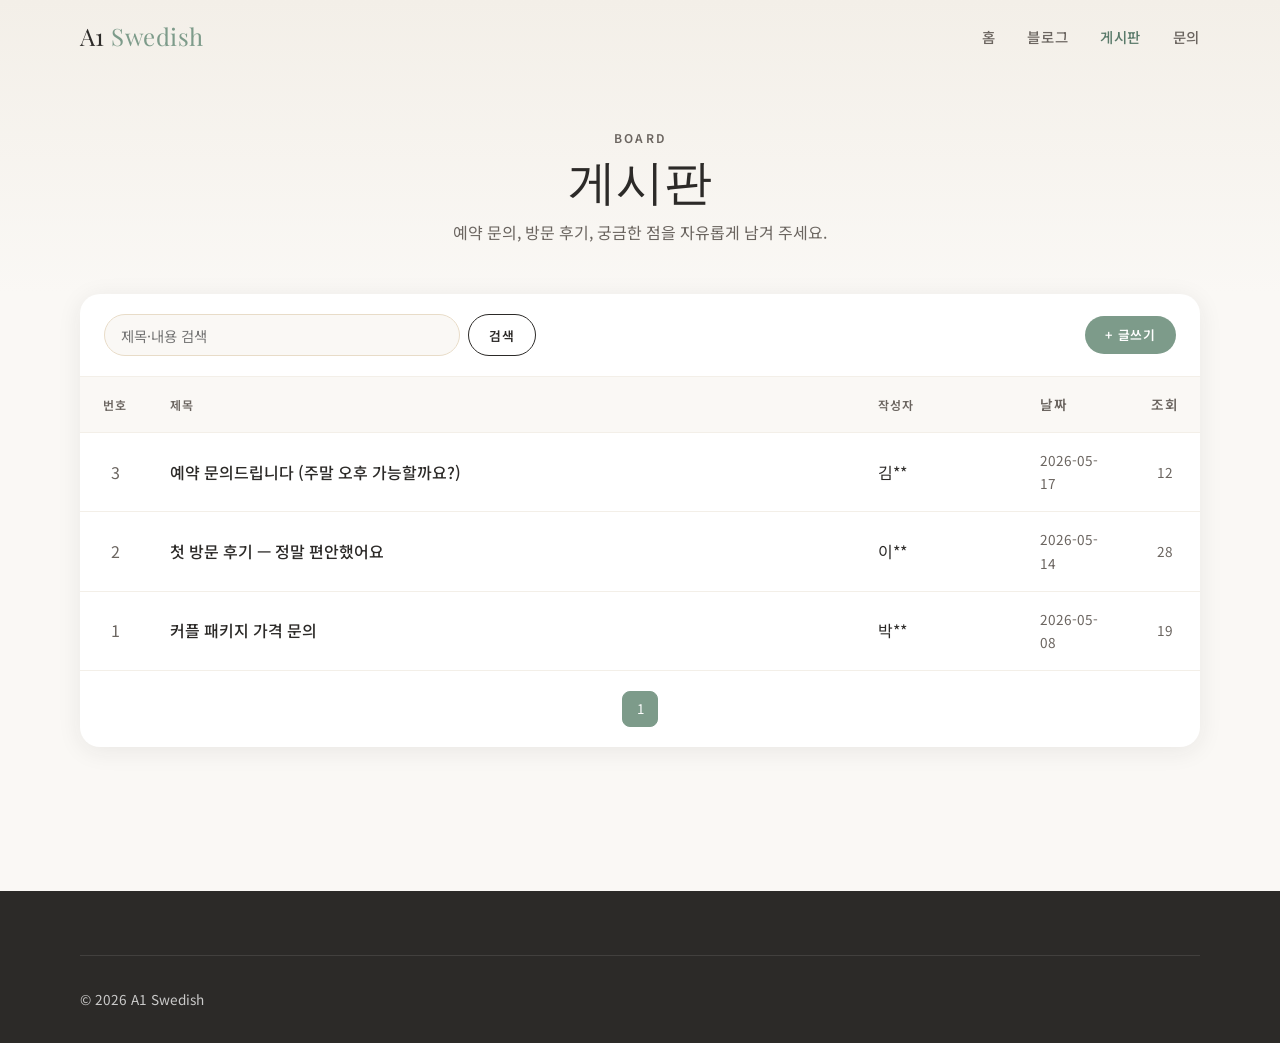
<file: board.html>
<!DOCTYPE html>
<html lang="ko">
<head>
  <meta charset="UTF-8" />
  <meta name="viewport" content="width=device-width, initial-scale=1.0" />
  <meta name="description" content="A1 Swedish 게시판 — 예약 문의·후기" />
  <title>게시판 | A1 Swedish</title>
  <link rel="canonical" href="https://ii8576971-wq.github.io/a1-swedish/board.html" />
  <meta name="robots" content="index, follow" />
  <link rel="sitemap" type="application/xml" href="sitemap.xml" />
  <link rel="preconnect" href="https://fonts.googleapis.com" />
  <link rel="preconnect" href="https://fonts.gstatic.com" crossorigin />
  <link href="https://fonts.googleapis.com/css2?family=Noto+Sans+KR:wght@400;500;600;700&family=Playfair+Display:ital,wght@0,400;0,500;0,600;1,400&display=swap" rel="stylesheet" />
  <link rel="stylesheet" href="css/style.css" />
  <script src="js/site-config.js"></script>
  <script src="js/seo.js" defer></script>
</head>
<body data-seo-page="board.html">
  <header class="site-header">
    <div class="container header-inner">
      <a href="index.html" class="logo">A1 <span>Swedish</span></a>
      <button class="nav-toggle" aria-label="메뉴 열기" aria-expanded="false">
        <span></span><span></span><span></span>
      </button>
      <nav>
        <ul class="nav-main">
          <li><a href="index.html">홈</a></li>
          <li><a href="blog.html">블로그</a></li>
          <li><a href="board.html" class="active">게시판</a></li>
          <li><a href="index.html#contact">문의</a></li>
        </ul>
      </nav>
    </div>
  </header>

  <section class="page-hero">
    <div class="container">
      <p class="section-label">Board</p>
      <h1>게시판</h1>
      <p>예약 문의, 방문 후기, 궁금한 점을 자유롭게 남겨 주세요.</p>
    </div>
  </section>

  <section class="section" style="padding-top: 0;">
    <div class="container">
      <div class="board-wrap">
        <div class="board-toolbar">
          <div class="board-search">
            <input type="search" id="board-search" placeholder="제목·내용 검색" aria-label="검색" />
            <button type="button" id="board-search-btn" class="btn btn-outline btn-sm">검색</button>
          </div>
          <a href="board-write.html" class="btn btn-primary btn-sm">+ 글쓰기</a>
        </div>
        <table class="board-table">
          <thead>
            <tr>
              <th class="col-num">번호</th>
              <th>제목</th>
              <th>작성자</th>
              <th class="col-date">날짜</th>
              <th class="col-views">조회</th>
            </tr>
          </thead>
          <tbody id="board-tbody"></tbody>
        </table>
        <div id="board-pagination" class="board-pagination"></div>
      </div>
    </div>
  </section>

  <footer class="site-footer">
    <div class="container">
      <div class="footer-bottom">
        <span>&copy; 2026 A1 Swedish</span>
      </div>
    </div>
  </footer>

  <script src="js/storage.js"></script>
  <script src="js/main.js"></script>
  <script src="js/board.js"></script>
  <script>
    whenDataReady(() => {
      renderBoardList();
      initBoardSearch();
    });
  </script>
</body>
</html>
</file>
<file: css/style.css>
/* A1 Swedish — spa blog & board */
:root {
  --cream: #faf8f5;
  --ivory: #f3efe8;
  --sage: #7d9b8a;
  --sage-dark: #5a7a6a;
  --sage-light: #a8c4b4;
  --gold: #c4a574;
  --gold-soft: #e8dcc8;
  --charcoal: #2c2a28;
  --muted: #6b6560;
  --white: #ffffff;
  --shadow: 0 4px 24px rgba(44, 42, 40, 0.08);
  --shadow-lg: 0 12px 48px rgba(44, 42, 40, 0.12);
  --radius: 12px;
  --radius-lg: 20px;
  --font-serif: "Playfair Display", "Noto Serif KR", Georgia, serif;
  --font-sans: "Noto Sans KR", system-ui, sans-serif;
  --transition: 0.3s cubic-bezier(0.4, 0, 0.2, 1);
}

*,
*::before,
*::after {
  box-sizing: border-box;
  margin: 0;
  padding: 0;
}

html {
  scroll-behavior: smooth;
}

body {
  font-family: var(--font-sans);
  font-size: 16px;
  line-height: 1.7;
  color: var(--charcoal);
  background: var(--cream);
  -webkit-font-smoothing: antialiased;
}

img {
  max-width: 100%;
  height: auto;
  display: block;
}

a {
  color: inherit;
  text-decoration: none;
  transition: color var(--transition);
}

a:hover {
  color: var(--sage-dark);
}

/* Typography */
h1, h2, h3, h4 {
  font-family: var(--font-serif);
  font-weight: 500;
  line-height: 1.3;
}

.container {
  width: min(1120px, 92vw);
  margin-inline: auto;
}

/* Header */
.site-header {
  position: fixed;
  top: 0;
  left: 0;
  right: 0;
  z-index: 100;
  padding: 1rem 0;
  transition: background var(--transition), box-shadow var(--transition), padding var(--transition);
}

.site-header.scrolled {
  background: rgba(250, 248, 245, 0.95);
  backdrop-filter: blur(12px);
  box-shadow: var(--shadow);
  padding: 0.65rem 0;
}

.header-inner {
  display: flex;
  align-items: center;
  justify-content: space-between;
  gap: 2rem;
}

.logo {
  font-family: var(--font-serif);
  font-size: 1.5rem;
  letter-spacing: 0.02em;
  color: var(--charcoal);
}

.logo span {
  color: var(--sage);
  font-weight: 400;
}

.nav-main {
  display: flex;
  align-items: center;
  gap: 2rem;
  list-style: none;
}

.nav-main a {
  font-size: 0.9rem;
  font-weight: 500;
  letter-spacing: 0.04em;
  text-transform: uppercase;
  color: var(--muted);
}

.nav-main a:hover,
.nav-main a.active {
  color: var(--sage-dark);
}

.nav-toggle {
  display: none;
  flex-direction: column;
  gap: 5px;
  background: none;
  border: none;
  cursor: pointer;
  padding: 4px;
}

.nav-toggle span {
  width: 24px;
  height: 2px;
  background: var(--charcoal);
  transition: var(--transition);
}

/* Buttons */
.btn {
  display: inline-flex;
  align-items: center;
  justify-content: center;
  gap: 0.5rem;
  padding: 0.85rem 1.75rem;
  font-family: var(--font-sans);
  font-size: 0.875rem;
  font-weight: 600;
  letter-spacing: 0.06em;
  text-transform: uppercase;
  border: none;
  border-radius: 999px;
  cursor: pointer;
  transition: var(--transition);
}

.btn-primary {
  background: var(--sage);
  color: var(--white);
}

.btn-primary:hover {
  background: var(--sage-dark);
  color: var(--white);
  transform: translateY(-2px);
  box-shadow: var(--shadow);
}

.btn-outline {
  background: transparent;
  color: var(--charcoal);
  border: 1.5px solid var(--charcoal);
}

.btn-outline:hover {
  background: var(--charcoal);
  color: var(--white);
}

.btn-ghost {
  background: transparent;
  color: var(--sage-dark);
  padding: 0.5rem 1rem;
}

.btn-ghost:hover {
  background: var(--ivory);
}

.btn-sm {
  padding: 0.5rem 1.25rem;
  font-size: 0.8rem;
}

/* Hero */
.hero {
  position: relative;
  min-height: 92vh;
  display: flex;
  align-items: center;
  padding-top: 5rem;
  overflow: hidden;
}

.hero-bg {
  position: absolute;
  inset: 0;
  background:
    linear-gradient(135deg, rgba(44, 42, 40, 0.55) 0%, rgba(90, 122, 106, 0.45) 100%),
    url("https://images.unsplash.com/photo-1544161515-4ab6ce6db874?w=1920&q=80") center/cover no-repeat;
}

.hero-content {
  position: relative;
  z-index: 1;
  color: var(--white);
  max-width: 640px;
}

.hero-label {
  display: inline-block;
  font-size: 0.75rem;
  font-weight: 600;
  letter-spacing: 0.2em;
  text-transform: uppercase;
  color: var(--gold-soft);
  margin-bottom: 1rem;
}

.hero h1 {
  font-size: clamp(2.5rem, 6vw, 4rem);
  margin-bottom: 1.25rem;
  font-weight: 400;
}

.hero p {
  font-size: 1.1rem;
  opacity: 0.92;
  margin-bottom: 2rem;
  line-height: 1.8;
}

.hero-actions {
  display: flex;
  flex-wrap: wrap;
  gap: 1rem;
}

.hero-actions .btn-outline {
  border-color: var(--white);
  color: var(--white);
}

.hero-actions .btn-outline:hover {
  background: var(--white);
  color: var(--charcoal);
}

/* Sections */
.section {
  padding: 5rem 0;
}

.section-header {
  text-align: center;
  max-width: 560px;
  margin: 0 auto 3rem;
}

.section-label {
  font-size: 0.75rem;
  font-weight: 600;
  letter-spacing: 0.2em;
  text-transform: uppercase;
  color: var(--sage);
  margin-bottom: 0.75rem;
}

.section-header h2 {
  font-size: clamp(1.75rem, 4vw, 2.5rem);
  margin-bottom: 0.75rem;
}

.section-header p {
  color: var(--muted);
}

/* Cards */
.card-grid {
  display: grid;
  grid-template-columns: repeat(auto-fill, minmax(300px, 1fr));
  gap: 1.75rem;
}

.card {
  background: var(--white);
  border-radius: var(--radius-lg);
  overflow: hidden;
  box-shadow: var(--shadow);
  transition: transform var(--transition), box-shadow var(--transition);
}

.card:hover {
  transform: translateY(-6px);
  box-shadow: var(--shadow-lg);
}

.card-image-wrap {
  background: var(--ivory);
  display: flex;
  align-items: center;
  justify-content: center;
  min-height: 200px;
  padding: 0.5rem;
}

.card-image {
  width: 100%;
  height: auto;
  max-height: 240px;
  object-fit: contain;
  display: block;
}

.card-body {
  padding: 1.5rem;
}

.card-meta {
  font-size: 0.8rem;
  color: var(--muted);
  margin-bottom: 0.5rem;
}

.card-body h3 {
  font-size: 1.25rem;
  margin-bottom: 0.5rem;
}

.card-body p {
  font-size: 0.95rem;
  color: var(--muted);
  display: -webkit-box;
  -webkit-line-clamp: 2;
  -webkit-box-orient: vertical;
  overflow: hidden;
}

.card-link {
  display: inline-flex;
  align-items: center;
  gap: 0.35rem;
  margin-top: 1rem;
  font-size: 0.85rem;
  font-weight: 600;
  color: var(--sage-dark);
}

/* Services */
.services-grid {
  display: grid;
  grid-template-columns: repeat(auto-fit, minmax(240px, 1fr));
  gap: 1.5rem;
}

.service-item {
  text-align: center;
  padding: 2rem 1.5rem;
  background: var(--white);
  border-radius: var(--radius-lg);
  box-shadow: var(--shadow);
}

.service-icon {
  width: 56px;
  height: 56px;
  margin: 0 auto 1rem;
  background: var(--ivory);
  border-radius: 50%;
  display: flex;
  align-items: center;
  justify-content: center;
  font-size: 1.5rem;
}

.service-item h3 {
  font-size: 1.1rem;
  margin-bottom: 0.5rem;
}

.service-item p {
  font-size: 0.9rem;
  color: var(--muted);
}

/* About strip */
.about-strip {
  background: var(--ivory);
  padding: 4rem 0;
}

.about-inner {
  display: grid;
  grid-template-columns: 1fr 1fr;
  gap: 3rem;
  align-items: center;
}

.about-image {
  border-radius: var(--radius-lg);
  width: 100%;
  height: auto;
  max-height: 520px;
  object-fit: contain;
  background: var(--ivory);
  box-shadow: var(--shadow-lg);
}

.about-text h2 {
  font-size: 2rem;
  margin-bottom: 1rem;
}

.about-text p {
  color: var(--muted);
  margin-bottom: 1rem;
}

/* Page header (inner pages) */
.page-hero {
  padding: 8rem 0 3rem;
  background: linear-gradient(180deg, var(--ivory) 0%, var(--cream) 100%);
  text-align: center;
}

.page-hero h1 {
  font-size: clamp(2rem, 5vw, 3rem);
  margin-bottom: 0.5rem;
}

.page-hero p {
  color: var(--muted);
  max-width: 480px;
  margin: 0 auto;
}

/* Board table */
.board-wrap {
  background: var(--white);
  border-radius: var(--radius-lg);
  box-shadow: var(--shadow);
  overflow: hidden;
}

.board-toolbar {
  display: flex;
  flex-wrap: wrap;
  align-items: center;
  justify-content: space-between;
  gap: 1rem;
  padding: 1.25rem 1.5rem;
  border-bottom: 1px solid var(--ivory);
}

.board-search {
  display: flex;
  gap: 0.5rem;
}

.board-search input {
  padding: 0.6rem 1rem;
  border: 1px solid var(--gold-soft);
  border-radius: 999px;
  font-family: inherit;
  font-size: 0.9rem;
  min-width: 200px;
  background: var(--cream);
}

.board-search input:focus {
  outline: none;
  border-color: var(--sage);
}

.board-table {
  width: 100%;
  border-collapse: collapse;
}

.board-table th,
.board-table td {
  padding: 1rem 1.25rem;
  text-align: left;
  border-bottom: 1px solid var(--ivory);
}

.board-table th {
  font-size: 0.75rem;
  font-weight: 600;
  letter-spacing: 0.08em;
  text-transform: uppercase;
  color: var(--muted);
  background: var(--cream);
}

.board-table tbody tr {
  transition: background var(--transition);
  cursor: pointer;
}

.board-table tbody tr:hover {
  background: var(--cream);
}

.board-table .col-num {
  width: 70px;
  text-align: center;
  color: var(--muted);
}

.board-table .col-date {
  width: 110px;
  font-size: 0.85rem;
  color: var(--muted);
}

.board-table .col-views {
  width: 70px;
  text-align: center;
  color: var(--muted);
  font-size: 0.85rem;
}

.board-table .title-cell {
  font-weight: 500;
}

.board-table .badge-new {
  display: inline-block;
  font-size: 0.65rem;
  font-weight: 700;
  padding: 0.15rem 0.4rem;
  background: var(--sage);
  color: white;
  border-radius: 4px;
  margin-left: 0.5rem;
  vertical-align: middle;
}

.board-empty {
  padding: 4rem 2rem;
  text-align: center;
  color: var(--muted);
}

.board-pagination {
  display: flex;
  justify-content: center;
  gap: 0.35rem;
  padding: 1.25rem;
}

.board-pagination button {
  min-width: 36px;
  height: 36px;
  border: 1px solid var(--gold-soft);
  background: var(--white);
  border-radius: 8px;
  font-family: inherit;
  cursor: pointer;
  transition: var(--transition);
}

.board-pagination button:hover,
.board-pagination button.active {
  background: var(--sage);
  color: var(--white);
  border-color: var(--sage);
}

/* Post view */
.post-view {
  background: var(--white);
  border-radius: var(--radius-lg);
  box-shadow: var(--shadow);
  padding: 2.5rem;
  max-width: 800px;
  margin: 0 auto;
}

.post-view-header {
  border-bottom: 1px solid var(--ivory);
  padding-bottom: 1.5rem;
  margin-bottom: 2rem;
}

.post-view-header h1 {
  font-size: 1.75rem;
  margin-bottom: 0.75rem;
}

.post-view-meta {
  display: flex;
  flex-wrap: wrap;
  gap: 1rem;
  font-size: 0.85rem;
  color: var(--muted);
}

.post-view-body {
  font-size: 1.05rem;
  line-height: 1.9;
  white-space: pre-wrap;
}

.post-img-wrap {
  background: var(--ivory);
  border-radius: var(--radius);
  margin-bottom: 1.5rem;
  padding: 0.75rem;
  display: flex;
  align-items: center;
  justify-content: center;
}

.post-hero-img {
  width: 100%;
  height: auto;
  max-height: 520px;
  object-fit: contain;
  display: block;
  border-radius: 8px;
}

.post-inline-wrap {
  background: var(--ivory);
  border-radius: var(--radius);
  margin: 1.75rem 0;
  padding: 0.75rem;
  display: flex;
  align-items: center;
  justify-content: center;
  box-shadow: var(--shadow);
}

.post-inline-img {
  width: 100%;
  height: auto;
  max-height: 480px;
  object-fit: contain;
  display: block;
  border-radius: 8px;
}

.post-view-body p {
  margin-bottom: 1.25rem;
}

.post-view-body img {
  margin: 1.5rem 0;
  border-radius: var(--radius);
}

.post-actions {
  display: flex;
  justify-content: space-between;
  margin-top: 2rem;
  padding-top: 1.5rem;
  border-top: 1px solid var(--ivory);
}

/* Write form */
.write-form {
  background: var(--white);
  border-radius: var(--radius-lg);
  box-shadow: var(--shadow);
  padding: 2rem;
  max-width: 720px;
  margin: 0 auto;
}

.form-group {
  margin-bottom: 1.5rem;
}

.form-group label {
  display: block;
  font-size: 0.85rem;
  font-weight: 600;
  margin-bottom: 0.5rem;
  color: var(--charcoal);
}

.form-group input,
.form-group textarea,
.form-group select {
  width: 100%;
  padding: 0.85rem 1rem;
  border: 1px solid var(--gold-soft);
  border-radius: var(--radius);
  font-family: inherit;
  font-size: 1rem;
  background: var(--cream);
  transition: border-color var(--transition);
}

.form-group input:focus,
.form-group textarea:focus {
  outline: none;
  border-color: var(--sage);
}

.form-group textarea {
  min-height: 280px;
  resize: vertical;
  line-height: 1.7;
}

.form-actions {
  display: flex;
  gap: 0.75rem;
  justify-content: flex-end;
}

/* Blog featured */
.blog-list-count {
  font-size: 0.9rem;
  color: var(--muted);
  margin: 2rem 0 1.25rem;
}

.blog-list-count strong {
  color: var(--sage-dark);
}

.blog-featured {
  display: grid;
  grid-template-columns: 1fr;
  gap: 2rem;
  margin-bottom: 1rem;
}

.blog-featured-main {
  display: block;
  position: relative;
  border-radius: var(--radius-lg);
  overflow: hidden;
  background: var(--ivory);
  box-shadow: var(--shadow-lg);
}

.blog-featured-main .featured-img-wrap {
  display: flex;
  align-items: center;
  justify-content: center;
  padding: 0.5rem;
  background: var(--ivory);
}

.blog-featured-main img {
  width: 100%;
  height: auto;
  max-height: 420px;
  object-fit: contain;
  display: block;
  position: relative;
}

.blog-featured-overlay {
  background: linear-gradient(to top, rgba(44, 42, 40, 0.92) 0%, rgba(44, 42, 40, 0.4) 100%);
  display: flex;
  flex-direction: column;
  justify-content: flex-end;
  padding: 2rem;
  color: var(--white);
}

.blog-featured-overlay h2 {
  font-size: 1.75rem;
  margin-bottom: 0.5rem;
}

.blog-featured-side {
  display: flex;
  flex-direction: column;
  gap: 1rem;
}

.blog-mini {
  display: flex;
  gap: 1rem;
  background: var(--white);
  border-radius: var(--radius);
  overflow: hidden;
  box-shadow: var(--shadow);
  transition: transform var(--transition);
}

.blog-mini:hover {
  transform: translateX(4px);
}

.blog-mini img {
  width: 120px;
  height: 90px;
  object-fit: cover;
  flex-shrink: 0;
}

.blog-mini-body {
  padding: 0.75rem 1rem 0.75rem 0;
  display: flex;
  flex-direction: column;
  justify-content: center;
}

.blog-mini-body h3 {
  font-size: 0.95rem;
  margin-bottom: 0.25rem;
}

.blog-mini-body span {
  font-size: 0.8rem;
  color: var(--muted);
}

/* Footer */
.site-footer {
  background: var(--charcoal);
  color: rgba(255, 255, 255, 0.75);
  padding: 4rem 0 2rem;
  margin-top: 4rem;
}

.footer-grid {
  display: grid;
  grid-template-columns: 1.5fr 1fr 1fr;
  gap: 3rem;
  margin-bottom: 3rem;
}

.footer-brand .logo {
  color: var(--white);
  margin-bottom: 1rem;
}

.footer-brand p {
  font-size: 0.9rem;
  line-height: 1.7;
}

.footer-col h4 {
  font-family: var(--font-sans);
  font-size: 0.75rem;
  font-weight: 600;
  letter-spacing: 0.15em;
  text-transform: uppercase;
  color: var(--gold);
  margin-bottom: 1rem;
}

.footer-col ul {
  list-style: none;
}

.footer-col li {
  margin-bottom: 0.5rem;
}

.footer-col a:hover {
  color: var(--white);
}

.footer-bottom {
  padding-top: 2rem;
  border-top: 1px solid rgba(255, 255, 255, 0.1);
  display: flex;
  flex-wrap: wrap;
  justify-content: space-between;
  align-items: center;
  gap: 1rem;
  font-size: 0.85rem;
}

.footer-bottom a {
  color: var(--gold-soft);
}

.footer-bottom a:hover {
  color: var(--white);
}

/* Toast */
.toast {
  position: fixed;
  bottom: 2rem;
  left: 50%;
  transform: translateX(-50%) translateY(100px);
  background: var(--charcoal);
  color: var(--white);
  padding: 0.85rem 1.5rem;
  border-radius: 999px;
  font-size: 0.9rem;
  z-index: 200;
  opacity: 0;
  transition: transform 0.4s, opacity 0.4s;
}

.toast.show {
  transform: translateX(-50%) translateY(0);
  opacity: 1;
}

/* CTA band */
.cta-band {
  background: linear-gradient(135deg, var(--sage-dark) 0%, var(--sage) 100%);
  color: var(--white);
  text-align: center;
  padding: 4rem 2rem;
  border-radius: var(--radius-lg);
  margin: 0 0 2rem;
}

.cta-band h2 {
  font-size: 1.75rem;
  margin-bottom: 0.75rem;
}

.cta-band p {
  opacity: 0.9;
  margin-bottom: 1.5rem;
}

.cta-band .btn-outline {
  border-color: var(--white);
  color: var(--white);
}

.cta-band .btn-outline:hover {
  background: var(--white);
  color: var(--sage-dark);
}

/* Responsive */
@media (max-width: 900px) {
  .about-inner,
  .blog-featured {
    grid-template-columns: 1fr;
  }

  .footer-grid {
    grid-template-columns: 1fr;
    gap: 2rem;
  }

  .board-table .col-views,
  .board-table .col-date {
    display: none;
  }
}

@media (max-width: 768px) {
  .nav-main {
    position: fixed;
    top: 0;
    right: -100%;
    width: min(280px, 85vw);
    height: 100vh;
    background: var(--cream);
    flex-direction: column;
    align-items: flex-start;
    padding: 5rem 2rem 2rem;
    box-shadow: var(--shadow-lg);
    transition: right var(--transition);
  }

  .nav-main.open {
    right: 0;
  }

  .nav-toggle {
    display: flex;
  }

  .hero h1 {
    font-size: 2.25rem;
  }

  .post-view {
    padding: 1.5rem;
  }

  .board-table th:nth-child(3),
  .board-table td:nth-child(3) {
    display: none;
  }
}
</file>
